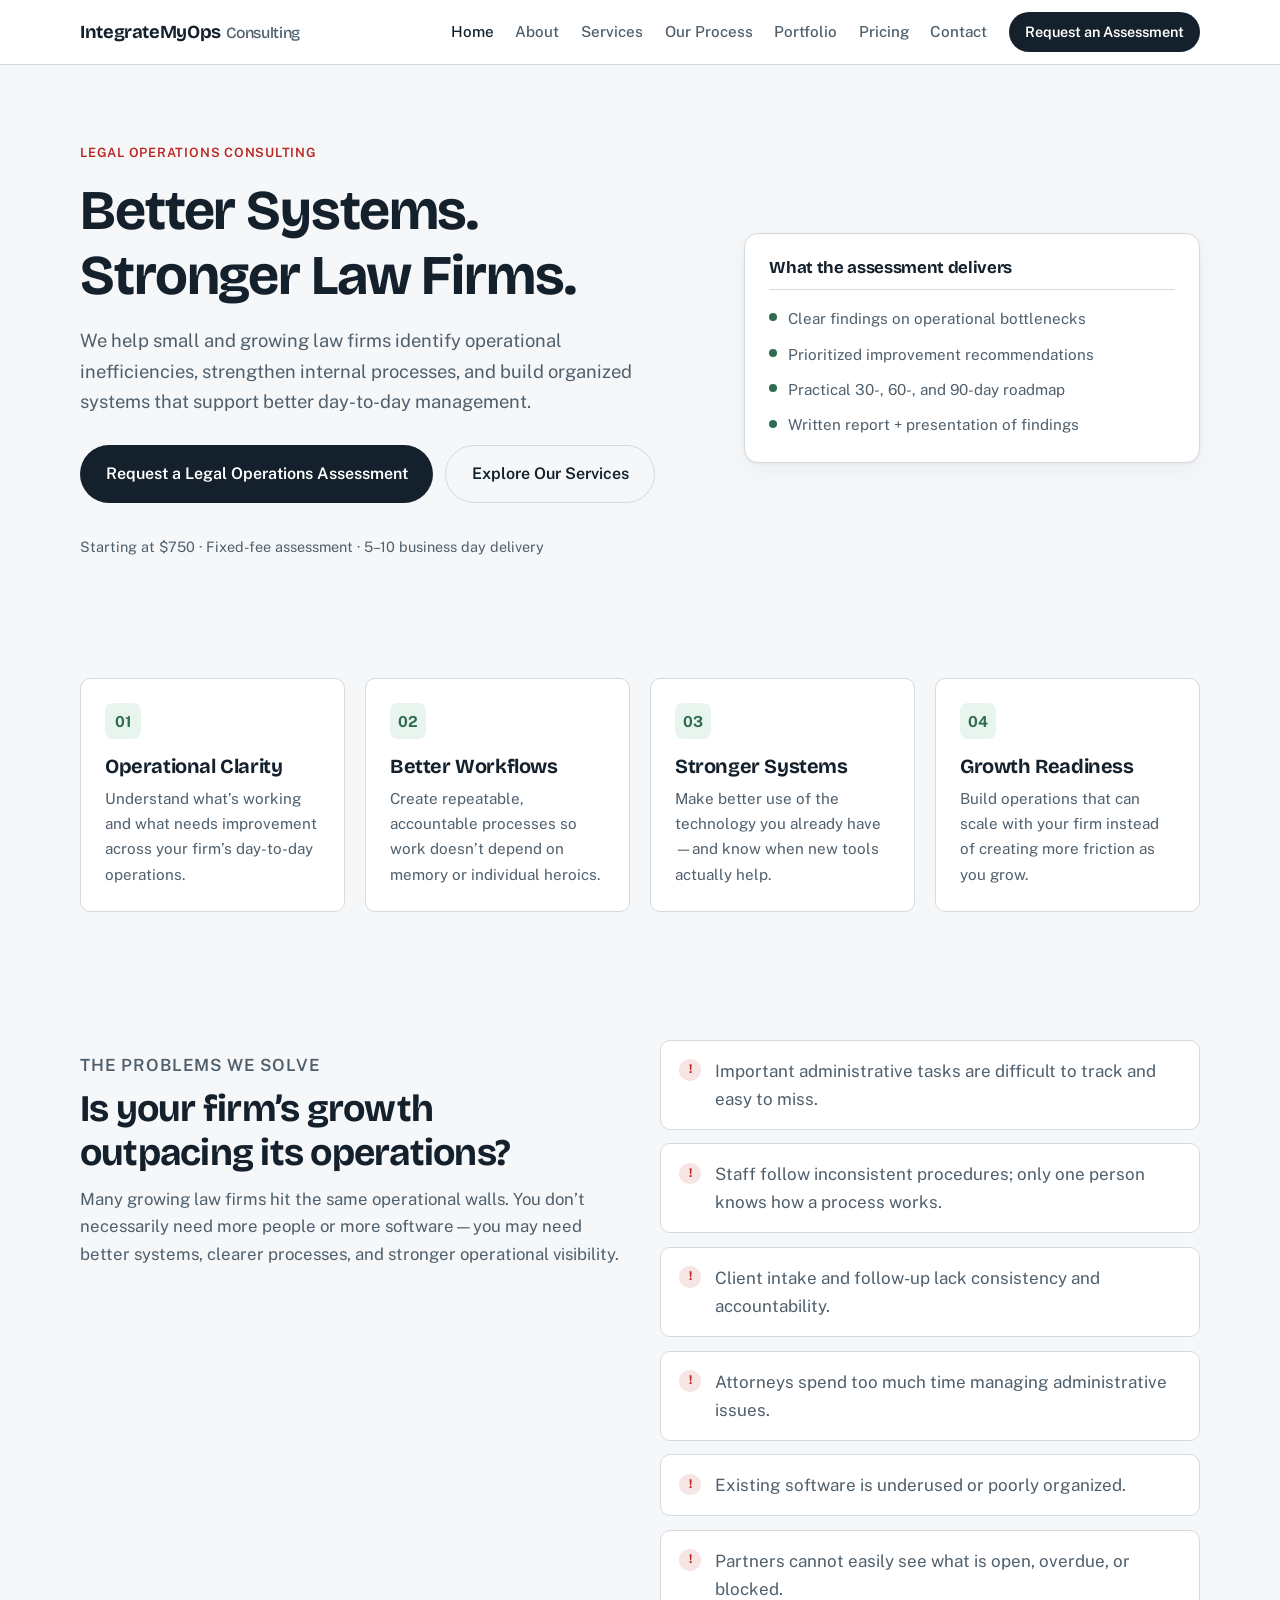
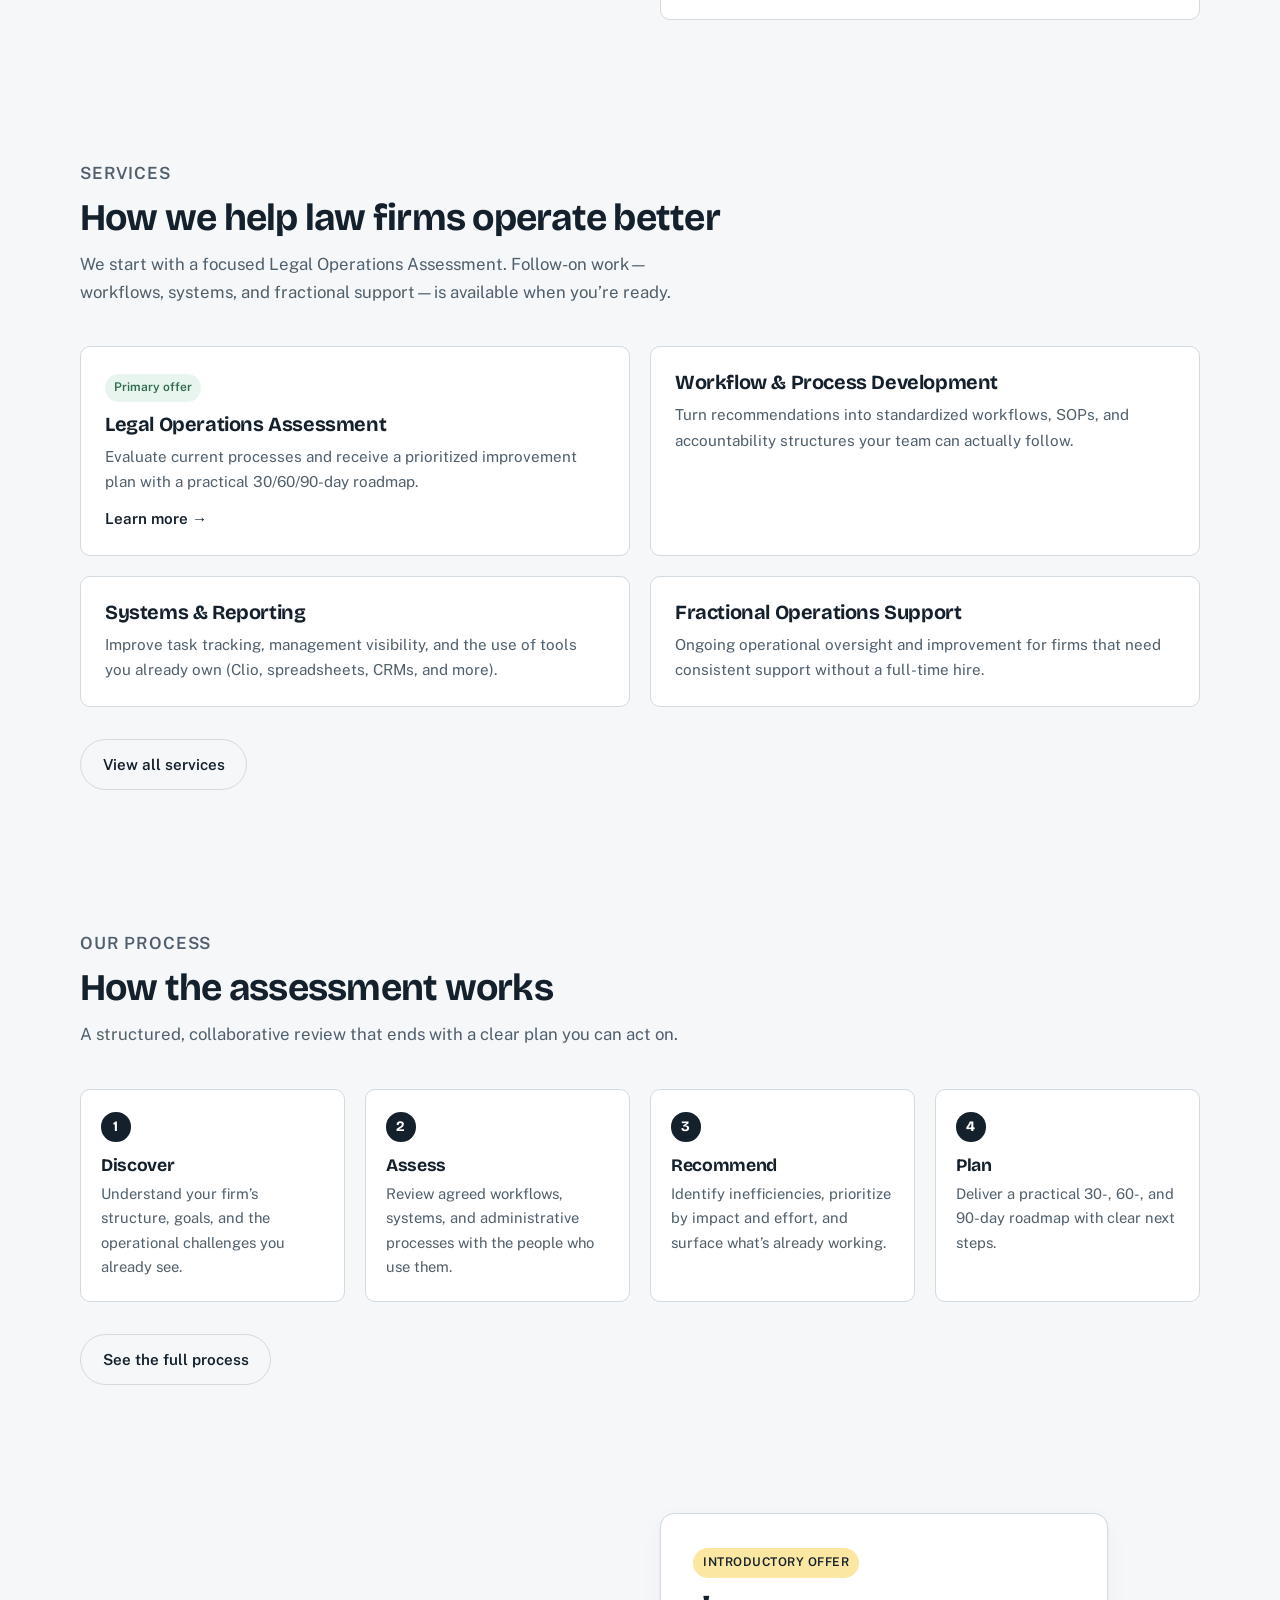
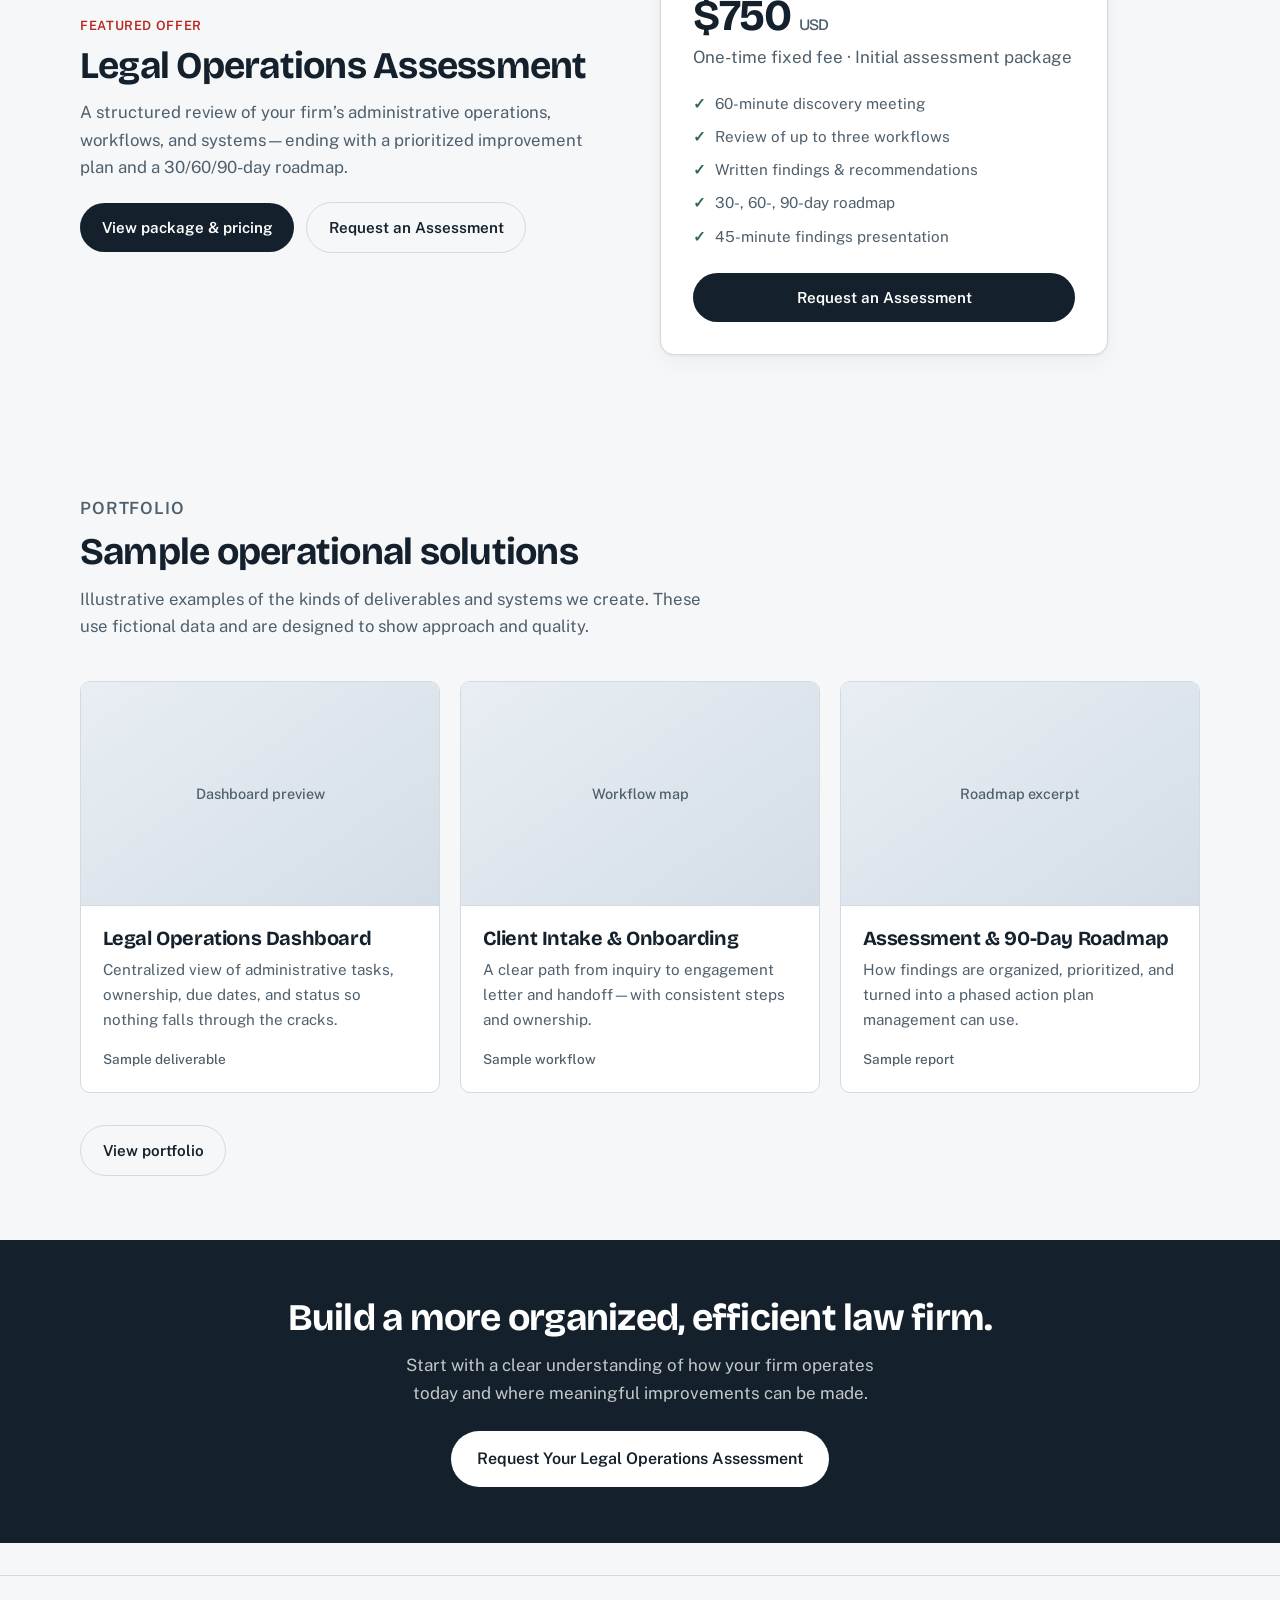
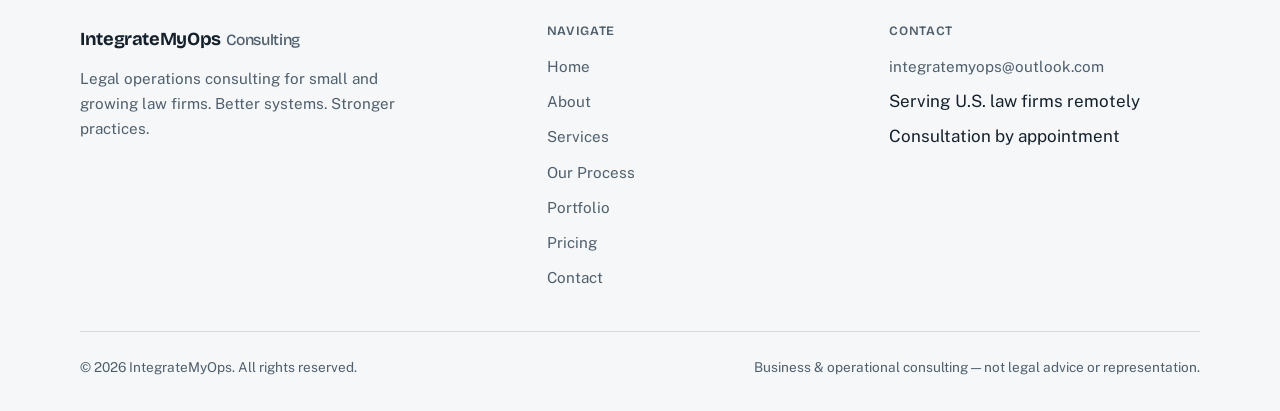
<file: index.html>
<!DOCTYPE html>
<html lang="en">
<head>
  <meta charset="utf-8">
  <meta name="viewport" content="width=device-width, initial-scale=1">
  <title>IntegrateMyOps | Legal Operations Consulting</title>
  <meta name="description" content="IntegrateMyOps helps small and growing law firms streamline operations, improve internal workflows, and build systems that support sustainable growth. Start with a Legal Operations Assessment.">
  <link rel="preconnect" href="https://fonts.googleapis.com">
  <link rel="preconnect" href="https://fonts.gstatic.com" crossorigin>
  <link href="https://fonts.googleapis.com/css2?family=Bricolage+Grotesque:opsz,wght@12..96,500;12..96,700&family=Public+Sans:wght@400;500;600&family=IBM+Plex+Mono:wght@400;500&display=swap" rel="stylesheet">
  <link rel="stylesheet" href="/css/styles.css">
</head>
<body>
  <header class="site-header">
    <div class="wrap">
      <a href="/" class="logo">IntegrateMyOps <span>Consulting</span></a>
      <button class="nav-toggle" aria-label="Open menu" aria-expanded="false">Menu</button>
      <nav class="nav" id="main-nav">
        <a href="/" aria-current="page">Home</a>
        <a href="/about.html">About</a>
        <a href="/services.html">Services</a>
        <a href="/process.html">Our Process</a>
        <a href="/portfolio.html">Portfolio</a>
        <a href="/pricing.html">Pricing</a>
        <a href="/contact.html">Contact</a>
        <a href="/contact.html" class="nav-cta">Request an Assessment</a>
      </nav>
    </div>
  </header>

  <main>
    <!-- Hero -->
    <section class="hero">
      <div class="wrap hero-grid">
        <div>
          <p class="eyebrow">Legal Operations Consulting</p>
          <h1>Better Systems.<br>Stronger Law Firms.</h1>
          <p class="hero-lead">
            We help small and growing law firms identify operational inefficiencies, strengthen internal processes, and build organized systems that support better day-to-day management.
          </p>
          <div class="hero-actions">
            <a href="/contact.html" class="btn btn-primary btn-lg">Request a Legal Operations Assessment</a>
            <a href="/services.html" class="btn btn-secondary btn-lg">Explore Our Services</a>
          </div>
          <p class="hero-note">Starting at $750 · Fixed-fee assessment · 5–10 business day delivery</p>
        </div>
        <aside class="hero-card" aria-label="What you get">
          <h3>What the assessment delivers</h3>
          <ul>
            <li>Clear findings on operational bottlenecks</li>
            <li>Prioritized improvement recommendations</li>
            <li>Practical 30-, 60-, and 90-day roadmap</li>
            <li>Written report + presentation of findings</li>
          </ul>
        </aside>
      </div>
    </section>

    <!-- Value props -->
    <section>
      <div class="wrap">
        <div class="cards cols-4">
          <div class="card">
            <div class="card-icon">01</div>
            <h3>Operational Clarity</h3>
            <p>Understand what’s working and what needs improvement across your firm’s day-to-day operations.</p>
          </div>
          <div class="card">
            <div class="card-icon">02</div>
            <h3>Better Workflows</h3>
            <p>Create repeatable, accountable processes so work doesn’t depend on memory or individual heroics.</p>
          </div>
          <div class="card">
            <div class="card-icon">03</div>
            <h3>Stronger Systems</h3>
            <p>Make better use of the technology you already have—and know when new tools actually help.</p>
          </div>
          <div class="card">
            <div class="card-icon">04</div>
            <h3>Growth Readiness</h3>
            <p>Build operations that can scale with your firm instead of creating more friction as you grow.</p>
          </div>
        </div>
      </div>
    </section>

    <!-- Problems -->
    <section>
      <div class="wrap two-col">
        <div class="section-head" style="margin-bottom:0">
          <p class="section-label">The problems we solve</p>
          <h2>Is your firm’s growth outpacing its operations?</h2>
          <p>Many growing law firms hit the same operational walls. You don’t necessarily need more people or more software—you may need better systems, clearer processes, and stronger operational visibility.</p>
        </div>
        <ul class="problem-list">
          <li><span class="mark">!</span><span>Important administrative tasks are difficult to track and easy to miss.</span></li>
          <li><span class="mark">!</span><span>Staff follow inconsistent procedures; only one person knows how a process works.</span></li>
          <li><span class="mark">!</span><span>Client intake and follow-up lack consistency and accountability.</span></li>
          <li><span class="mark">!</span><span>Attorneys spend too much time managing administrative issues.</span></li>
          <li><span class="mark">!</span><span>Existing software is underused or poorly organized.</span></li>
          <li><span class="mark">!</span><span>Partners cannot easily see what is open, overdue, or blocked.</span></li>
        </ul>
      </div>
    </section>

    <!-- Services at a glance -->
    <section>
      <div class="wrap">
        <div class="section-head">
          <p class="section-label">Services</p>
          <h2>How we help law firms operate better</h2>
          <p>We start with a focused Legal Operations Assessment. Follow-on work—workflows, systems, and fractional support—is available when you’re ready.</p>
        </div>
        <div class="cards cols-2">
          <div class="card">
            <span class="badge">Primary offer</span>
            <h3 style="margin-top:0.65rem">Legal Operations Assessment</h3>
            <p>Evaluate current processes and receive a prioritized improvement plan with a practical 30/60/90-day roadmap.</p>
            <p style="margin-top:0.75rem"><a href="/services.html#assessment" style="font-weight:600;color:var(--ink)">Learn more →</a></p>
          </div>
          <div class="card">
            <h3>Workflow &amp; Process Development</h3>
            <p>Turn recommendations into standardized workflows, SOPs, and accountability structures your team can actually follow.</p>
          </div>
          <div class="card">
            <h3>Systems &amp; Reporting</h3>
            <p>Improve task tracking, management visibility, and the use of tools you already own (Clio, spreadsheets, CRMs, and more).</p>
          </div>
          <div class="card">
            <h3>Fractional Operations Support</h3>
            <p>Ongoing operational oversight and improvement for firms that need consistent support without a full-time hire.</p>
          </div>
        </div>
        <p class="mt-2"><a href="/services.html" class="btn btn-secondary">View all services</a></p>
      </div>
    </section>

    <!-- How it works -->
    <section>
      <div class="wrap">
        <div class="section-head">
          <p class="section-label">Our process</p>
          <h2>How the assessment works</h2>
          <p>A structured, collaborative review that ends with a clear plan you can act on.</p>
        </div>
        <div class="steps">
          <div class="step">
            <h3>Discover</h3>
            <p>Understand your firm’s structure, goals, and the operational challenges you already see.</p>
          </div>
          <div class="step">
            <h3>Assess</h3>
            <p>Review agreed workflows, systems, and administrative processes with the people who use them.</p>
          </div>
          <div class="step">
            <h3>Recommend</h3>
            <p>Identify inefficiencies, prioritize by impact and effort, and surface what’s already working.</p>
          </div>
          <div class="step">
            <h3>Plan</h3>
            <p>Deliver a practical 30-, 60-, and 90-day roadmap with clear next steps.</p>
          </div>
        </div>
        <p class="mt-2"><a href="/process.html" class="btn btn-secondary">See the full process</a></p>
      </div>
    </section>

    <!-- Featured assessment -->
    <section>
      <div class="wrap two-col" style="align-items:center">
        <div>
          <p class="section-label">Featured offer</p>
          <h2>Legal Operations Assessment</h2>
          <p class="muted" style="margin-top:0.75rem;font-size:1.05rem">
            A structured review of your firm’s administrative operations, workflows, and systems—ending with a prioritized improvement plan and a 30/60/90-day roadmap.
          </p>
          <p style="margin-top:1.25rem">
            <a href="/pricing.html" class="btn btn-primary">View package &amp; pricing</a>
            <a href="/contact.html" class="btn btn-secondary" style="margin-left:0.5rem">Request an Assessment</a>
          </p>
        </div>
        <div class="price-block">
          <span class="tag">Introductory offer</span>
          <div class="price-amount">$750 <span>USD</span></div>
          <p class="desc">One-time fixed fee · Initial assessment package</p>
          <ul>
            <li>60-minute discovery meeting</li>
            <li>Review of up to three workflows</li>
            <li>Written findings &amp; recommendations</li>
            <li>30-, 60-, 90-day roadmap</li>
            <li>45-minute findings presentation</li>
          </ul>
          <a href="/contact.html" class="btn btn-primary" style="width:100%">Request an Assessment</a>
        </div>
      </div>
    </section>

    <!-- Portfolio preview -->
    <section>
      <div class="wrap">
        <div class="section-head">
          <p class="section-label">Portfolio</p>
          <h2>Sample operational solutions</h2>
          <p>Illustrative examples of the kinds of deliverables and systems we create. These use fictional data and are designed to show approach and quality.</p>
        </div>
        <div class="cards cols-3">
          <article class="portfolio-card">
            <div class="preview">Dashboard preview</div>
            <div class="body">
              <h3>Legal Operations Dashboard</h3>
              <p>Centralized view of administrative tasks, ownership, due dates, and status so nothing falls through the cracks.</p>
              <p class="meta">Sample deliverable</p>
            </div>
          </article>
          <article class="portfolio-card">
            <div class="preview">Workflow map</div>
            <div class="body">
              <h3>Client Intake &amp; Onboarding</h3>
              <p>A clear path from inquiry to engagement letter and handoff—with consistent steps and ownership.</p>
              <p class="meta">Sample workflow</p>
            </div>
          </article>
          <article class="portfolio-card">
            <div class="preview">Roadmap excerpt</div>
            <div class="body">
              <h3>Assessment &amp; 90-Day Roadmap</h3>
              <p>How findings are organized, prioritized, and turned into a phased action plan management can use.</p>
              <p class="meta">Sample report</p>
            </div>
          </article>
        </div>
        <p class="mt-2"><a href="/portfolio.html" class="btn btn-secondary">View portfolio</a></p>
      </div>
    </section>

    <!-- Final CTA -->
    <section class="cta-band">
      <div class="wrap">
        <h2>Build a more organized, efficient law firm.</h2>
        <p>Start with a clear understanding of how your firm operates today and where meaningful improvements can be made.</p>
        <a href="/contact.html" class="btn btn-primary btn-lg">Request Your Legal Operations Assessment</a>
      </div>
    </section>
  </main>

  <footer class="site-footer">
    <div class="wrap">
      <div class="footer-grid">
        <div class="footer-brand">
          <a href="/" class="logo">IntegrateMyOps <span>Consulting</span></a>
          <p>Legal operations consulting for small and growing law firms. Better systems. Stronger practices.</p>
        </div>
        <div class="footer-col">
          <h4>Navigate</h4>
          <ul>
            <li><a href="/">Home</a></li>
            <li><a href="/about.html">About</a></li>
            <li><a href="/services.html">Services</a></li>
            <li><a href="/process.html">Our Process</a></li>
            <li><a href="/portfolio.html">Portfolio</a></li>
            <li><a href="/pricing.html">Pricing</a></li>
            <li><a href="/contact.html">Contact</a></li>
          </ul>
        </div>
        <div class="footer-col">
          <h4>Contact</h4>
          <ul>
            <li><a href="mailto:integratemyops@outlook.com">integratemyops@outlook.com</a></li>
            <li>Serving U.S. law firms remotely</li>
            <li>Consultation by appointment</li>
          </ul>
        </div>
      </div>
      <div class="footer-bottom">
        <span>© 2026 IntegrateMyOps. All rights reserved.</span>
        <span>Business &amp; operational consulting — not legal advice or representation.</span>
      </div>
    </div>
  </footer>

  <script src="/js/main.js"></script>
</body>
</html>
</file>
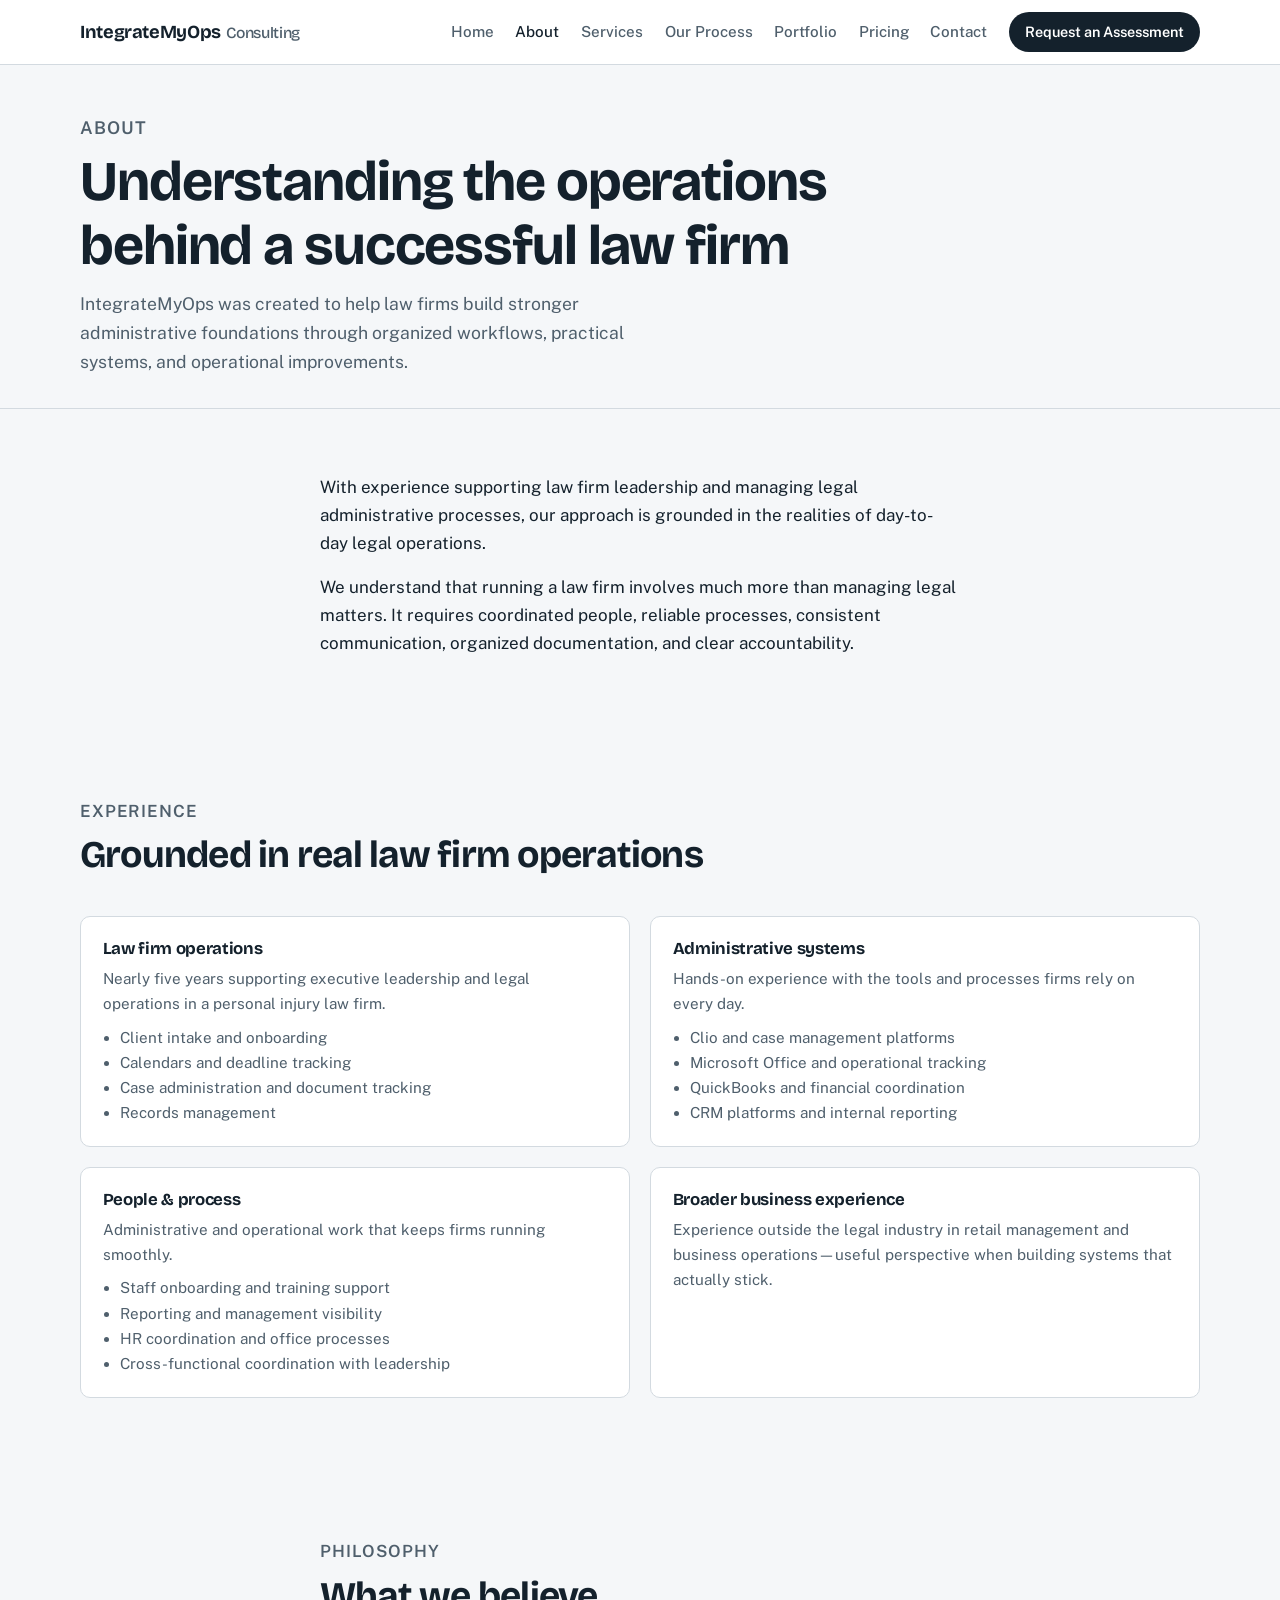
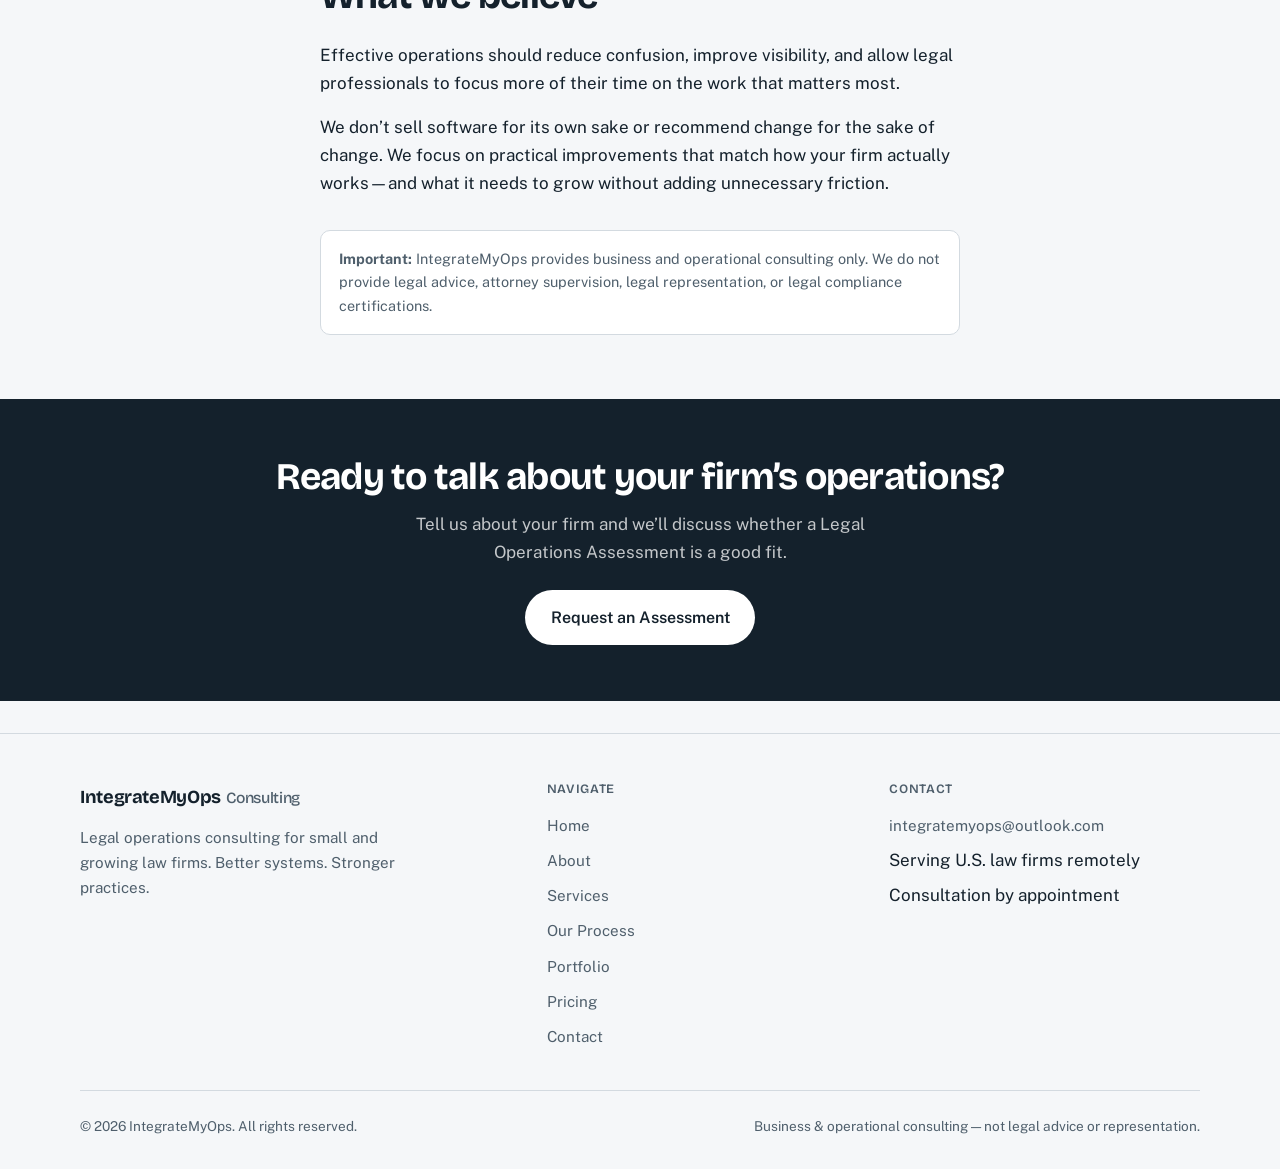
<file: about.html>
<!DOCTYPE html>
<html lang="en">
<head>
  <meta charset="utf-8">
  <meta name="viewport" content="width=device-width, initial-scale=1">
  <title>About | IntegrateMyOps</title>
  <meta name="description" content="IntegrateMyOps was created to help law firms build stronger administrative foundations through organized workflows, practical systems, and operational improvements.">
  <link rel="preconnect" href="https://fonts.googleapis.com">
  <link rel="preconnect" href="https://fonts.gstatic.com" crossorigin>
  <link href="https://fonts.googleapis.com/css2?family=Bricolage+Grotesque:opsz,wght@12..96,500;12..96,700&family=Public+Sans:wght@400;500;600&family=IBM+Plex+Mono:wght@400;500&display=swap" rel="stylesheet">
  <link rel="stylesheet" href="/css/styles.css">
</head>
<body>
  <header class="site-header">
    <div class="wrap">
      <a href="/" class="logo">IntegrateMyOps <span>Consulting</span></a>
      <button class="nav-toggle" aria-label="Open menu" aria-expanded="false">Menu</button>
      <nav class="nav" id="main-nav">
        <a href="/">Home</a>
        <a href="/about.html" aria-current="page">About</a>
        <a href="/services.html">Services</a>
        <a href="/process.html">Our Process</a>
        <a href="/portfolio.html">Portfolio</a>
        <a href="/pricing.html">Pricing</a>
        <a href="/contact.html">Contact</a>
        <a href="/contact.html" class="nav-cta">Request an Assessment</a>
      </nav>
    </div>
  </header>

  <main>
    <div class="page-header">
      <div class="wrap">
        <p class="section-label">About</p>
        <h1>Understanding the operations behind a successful law firm</h1>
        <p>IntegrateMyOps was created to help law firms build stronger administrative foundations through organized workflows, practical systems, and operational improvements.</p>
      </div>
    </div>

    <section>
      <div class="wrap prose">
        <p>With experience supporting law firm leadership and managing legal administrative processes, our approach is grounded in the realities of day-to-day legal operations.</p>
        <p>We understand that running a law firm involves much more than managing legal matters. It requires coordinated people, reliable processes, consistent communication, organized documentation, and clear accountability.</p>
      </div>
    </section>

    <section>
      <div class="wrap">
        <div class="section-head">
          <p class="section-label">Experience</p>
          <h2>Grounded in real law firm operations</h2>
        </div>
        <div class="exp-grid">
          <div class="exp-item">
            <h3>Law firm operations</h3>
            <p>Nearly five years supporting executive leadership and legal operations in a personal injury law firm.</p>
            <ul>
              <li>Client intake and onboarding</li>
              <li>Calendars and deadline tracking</li>
              <li>Case administration and document tracking</li>
              <li>Records management</li>
            </ul>
          </div>
          <div class="exp-item">
            <h3>Administrative systems</h3>
            <p>Hands-on experience with the tools and processes firms rely on every day.</p>
            <ul>
              <li>Clio and case management platforms</li>
              <li>Microsoft Office and operational tracking</li>
              <li>QuickBooks and financial coordination</li>
              <li>CRM platforms and internal reporting</li>
            </ul>
          </div>
          <div class="exp-item">
            <h3>People &amp; process</h3>
            <p>Administrative and operational work that keeps firms running smoothly.</p>
            <ul>
              <li>Staff onboarding and training support</li>
              <li>Reporting and management visibility</li>
              <li>HR coordination and office processes</li>
              <li>Cross-functional coordination with leadership</li>
            </ul>
          </div>
          <div class="exp-item">
            <h3>Broader business experience</h3>
            <p>Experience outside the legal industry in retail management and business operations—useful perspective when building systems that actually stick.</p>
          </div>
        </div>
      </div>
    </section>

    <section>
      <div class="wrap prose">
        <div class="section-head" style="margin-bottom:1.5rem">
          <p class="section-label">Philosophy</p>
          <h2>What we believe</h2>
        </div>
        <p>Effective operations should reduce confusion, improve visibility, and allow legal professionals to focus more of their time on the work that matters most.</p>
        <p>We don’t sell software for its own sake or recommend change for the sake of change. We focus on practical improvements that match how your firm actually works—and what it needs to grow without adding unnecessary friction.</p>
        <div class="disclaimer">
          <strong>Important:</strong> IntegrateMyOps provides business and operational consulting only. We do not provide legal advice, attorney supervision, legal representation, or legal compliance certifications.
        </div>
      </div>
    </section>

    <section class="cta-band">
      <div class="wrap">
        <h2>Ready to talk about your firm’s operations?</h2>
        <p>Tell us about your firm and we’ll discuss whether a Legal Operations Assessment is a good fit.</p>
        <a href="/contact.html" class="btn btn-primary btn-lg">Request an Assessment</a>
      </div>
    </section>
  </main>

  <footer class="site-footer">
    <div class="wrap">
      <div class="footer-grid">
        <div class="footer-brand">
          <a href="/" class="logo">IntegrateMyOps <span>Consulting</span></a>
          <p>Legal operations consulting for small and growing law firms. Better systems. Stronger practices.</p>
        </div>
        <div class="footer-col">
          <h4>Navigate</h4>
          <ul>
            <li><a href="/">Home</a></li>
            <li><a href="/about.html">About</a></li>
            <li><a href="/services.html">Services</a></li>
            <li><a href="/process.html">Our Process</a></li>
            <li><a href="/portfolio.html">Portfolio</a></li>
            <li><a href="/pricing.html">Pricing</a></li>
            <li><a href="/contact.html">Contact</a></li>
          </ul>
        </div>
        <div class="footer-col">
          <h4>Contact</h4>
          <ul>
            <li><a href="mailto:integratemyops@outlook.com">integratemyops@outlook.com</a></li>
            <li>Serving U.S. law firms remotely</li>
            <li>Consultation by appointment</li>
          </ul>
        </div>
      </div>
      <div class="footer-bottom">
        <span>© 2026 IntegrateMyOps. All rights reserved.</span>
        <span>Business &amp; operational consulting — not legal advice or representation.</span>
      </div>
    </div>
  </footer>
  <script src="/js/main.js"></script>
</body>
</html>
</file>
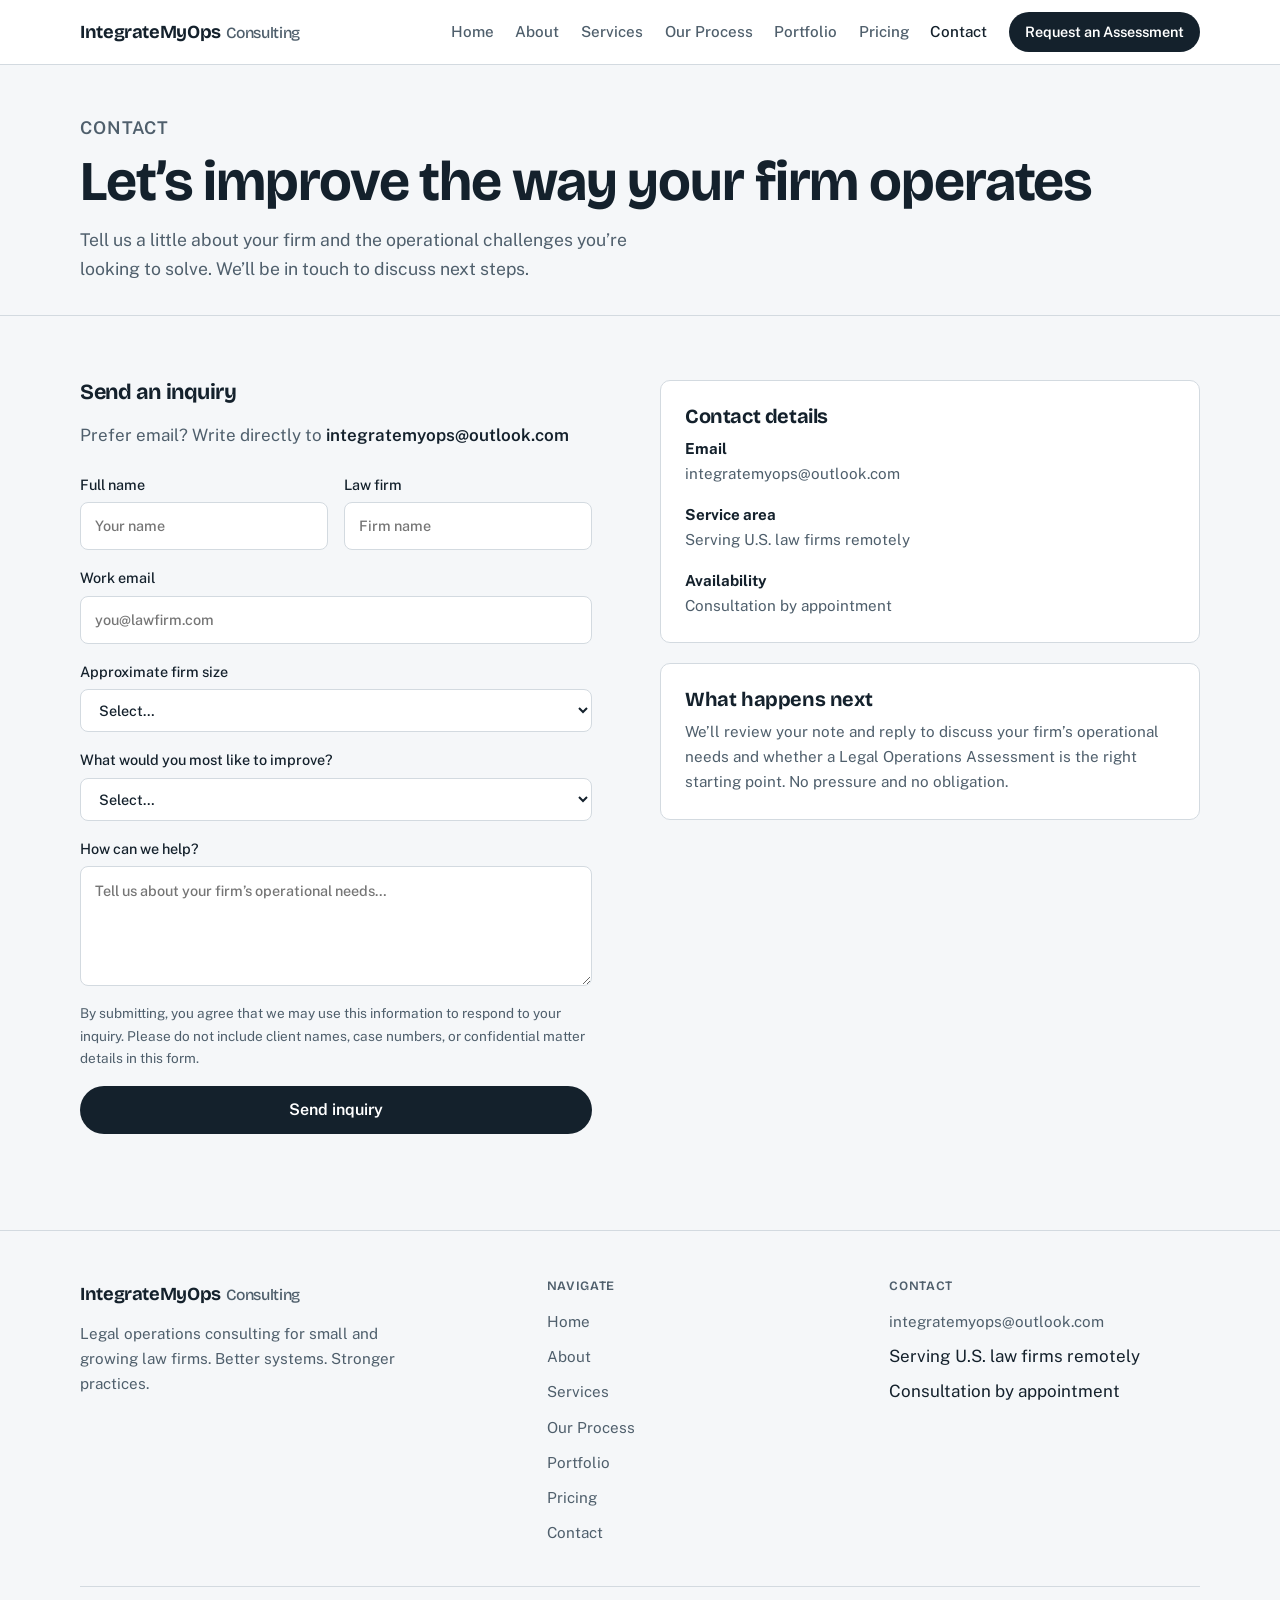
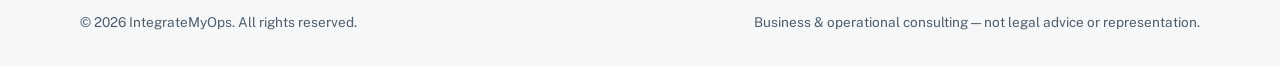
<file: contact.html>
<!DOCTYPE html>
<html lang="en">
<head>
  <meta charset="utf-8">
  <meta name="viewport" content="width=device-width, initial-scale=1">
  <title>Contact | IntegrateMyOps</title>
  <meta name="description" content="Request a Legal Operations Assessment or ask about operational consulting for your law firm. integratemyops@outlook.com">
  <link rel="preconnect" href="https://fonts.googleapis.com">
  <link rel="preconnect" href="https://fonts.gstatic.com" crossorigin>
  <link href="https://fonts.googleapis.com/css2?family=Bricolage+Grotesque:opsz,wght@12..96,500;12..96,700&family=Public+Sans:wght@400;500;600&family=IBM+Plex+Mono:wght@400;500&display=swap" rel="stylesheet">
  <link rel="stylesheet" href="/css/styles.css">
</head>
<body>
  <header class="site-header">
    <div class="wrap">
      <a href="/" class="logo">IntegrateMyOps <span>Consulting</span></a>
      <button class="nav-toggle" aria-label="Open menu" aria-expanded="false">Menu</button>
      <nav class="nav" id="main-nav">
        <a href="/">Home</a>
        <a href="/about.html">About</a>
        <a href="/services.html">Services</a>
        <a href="/process.html">Our Process</a>
        <a href="/portfolio.html">Portfolio</a>
        <a href="/pricing.html">Pricing</a>
        <a href="/contact.html" aria-current="page">Contact</a>
        <a href="/contact.html" class="nav-cta">Request an Assessment</a>
      </nav>
    </div>
  </header>
  <main>
    <div class="page-header">
      <div class="wrap">
        <p class="section-label">Contact</p>
        <h1>Let’s improve the way your firm operates</h1>
        <p>Tell us a little about your firm and the operational challenges you’re looking to solve. We’ll be in touch to discuss next steps.</p>
      </div>
    </div>
    <section>
      <div class="wrap two-col">
        <div>
          <h2 style="font-size:1.35rem;margin-bottom:1rem">Send an inquiry</h2>
          <p class="muted" style="margin-bottom:1.5rem">Prefer email? Write directly to <a href="mailto:integratemyops@outlook.com?subject=Legal%20Operations%20Assessment" style="font-weight:600;color:var(--ink)">integratemyops@outlook.com</a></p>
          <form class="form" id="inquiry-form" action="mailto:integratemyops@outlook.com?subject=Legal%20Operations%20Assessment%20Inquiry" method="post" enctype="text/plain">
            <div class="form-row two">
              <label>Full name<input type="text" name="name" required placeholder="Your name" autocomplete="name"></label>
              <label>Law firm<input type="text" name="firm" required placeholder="Firm name" autocomplete="organization"></label>
            </div>
            <label>Work email<input type="email" name="email" required placeholder="you@lawfirm.com" autocomplete="email"></label>
            <label>Approximate firm size
              <select name="size">
                <option value="">Select…</option>
                <option>1–3 attorneys</option>
                <option>4–10 attorneys</option>
                <option>11–25 attorneys</option>
                <option>25+ attorneys</option>
              </select>
            </label>
            <label>What would you most like to improve?
              <select name="focus">
                <option value="">Select…</option>
                <option>Client intake and onboarding</option>
                <option>Case administration and tracking</option>
                <option>Staff responsibilities and accountability</option>
                <option>Internal workflows and procedures</option>
                <option>Software and technology use</option>
                <option>Reporting and management visibility</option>
                <option>Overall operational assessment</option>
                <option>Other</option>
              </select>
            </label>
            <label>How can we help?<textarea name="message" required placeholder="Tell us about your firm’s operational needs…"></textarea></label>
            <p class="form-note">By submitting, you agree that we may use this information to respond to your inquiry. Please do not include client names, case numbers, or confidential matter details in this form.</p>
            <button type="submit" class="btn btn-primary btn-lg">Send inquiry</button>
          </form>
        </div>
        <div>
          <div class="card" style="margin-bottom:1.25rem">
            <h3>Contact details</h3>
            <p style="color:var(--muted);margin-top:0.5rem"><strong style="color:var(--ink)">Email</strong><br><a href="mailto:integratemyops@outlook.com">integratemyops@outlook.com</a></p>
            <p style="color:var(--muted);margin-top:1rem"><strong style="color:var(--ink)">Service area</strong><br>Serving U.S. law firms remotely</p>
            <p style="color:var(--muted);margin-top:1rem"><strong style="color:var(--ink)">Availability</strong><br>Consultation by appointment</p>
          </div>
          <div class="card">
            <h3>What happens next</h3>
            <p style="color:var(--muted);margin-top:0.5rem;font-size:0.95rem">We’ll review your note and reply to discuss your firm’s operational needs and whether a Legal Operations Assessment is the right starting point. No pressure and no obligation.</p>
          </div>
        </div>
      </div>
    </section>
  </main>
  <footer class="site-footer">
    <div class="wrap">
      <div class="footer-grid">
        <div class="footer-brand">
          <a href="/" class="logo">IntegrateMyOps <span>Consulting</span></a>
          <p>Legal operations consulting for small and growing law firms. Better systems. Stronger practices.</p>
        </div>
        <div class="footer-col">
          <h4>Navigate</h4>
          <ul>
            <li><a href="/">Home</a></li>
            <li><a href="/about.html">About</a></li>
            <li><a href="/services.html">Services</a></li>
            <li><a href="/process.html">Our Process</a></li>
            <li><a href="/portfolio.html">Portfolio</a></li>
            <li><a href="/pricing.html">Pricing</a></li>
            <li><a href="/contact.html">Contact</a></li>
          </ul>
        </div>
        <div class="footer-col">
          <h4>Contact</h4>
          <ul>
            <li><a href="mailto:integratemyops@outlook.com">integratemyops@outlook.com</a></li>
            <li>Serving U.S. law firms remotely</li>
            <li>Consultation by appointment</li>
          </ul>
        </div>
      </div>
      <div class="footer-bottom">
        <span>© 2026 IntegrateMyOps. All rights reserved.</span>
        <span>Business &amp; operational consulting — not legal advice or representation.</span>
      </div>
    </div>
  </footer>
  <script src="/js/main.js"></script>
</body>
</html>
</file>
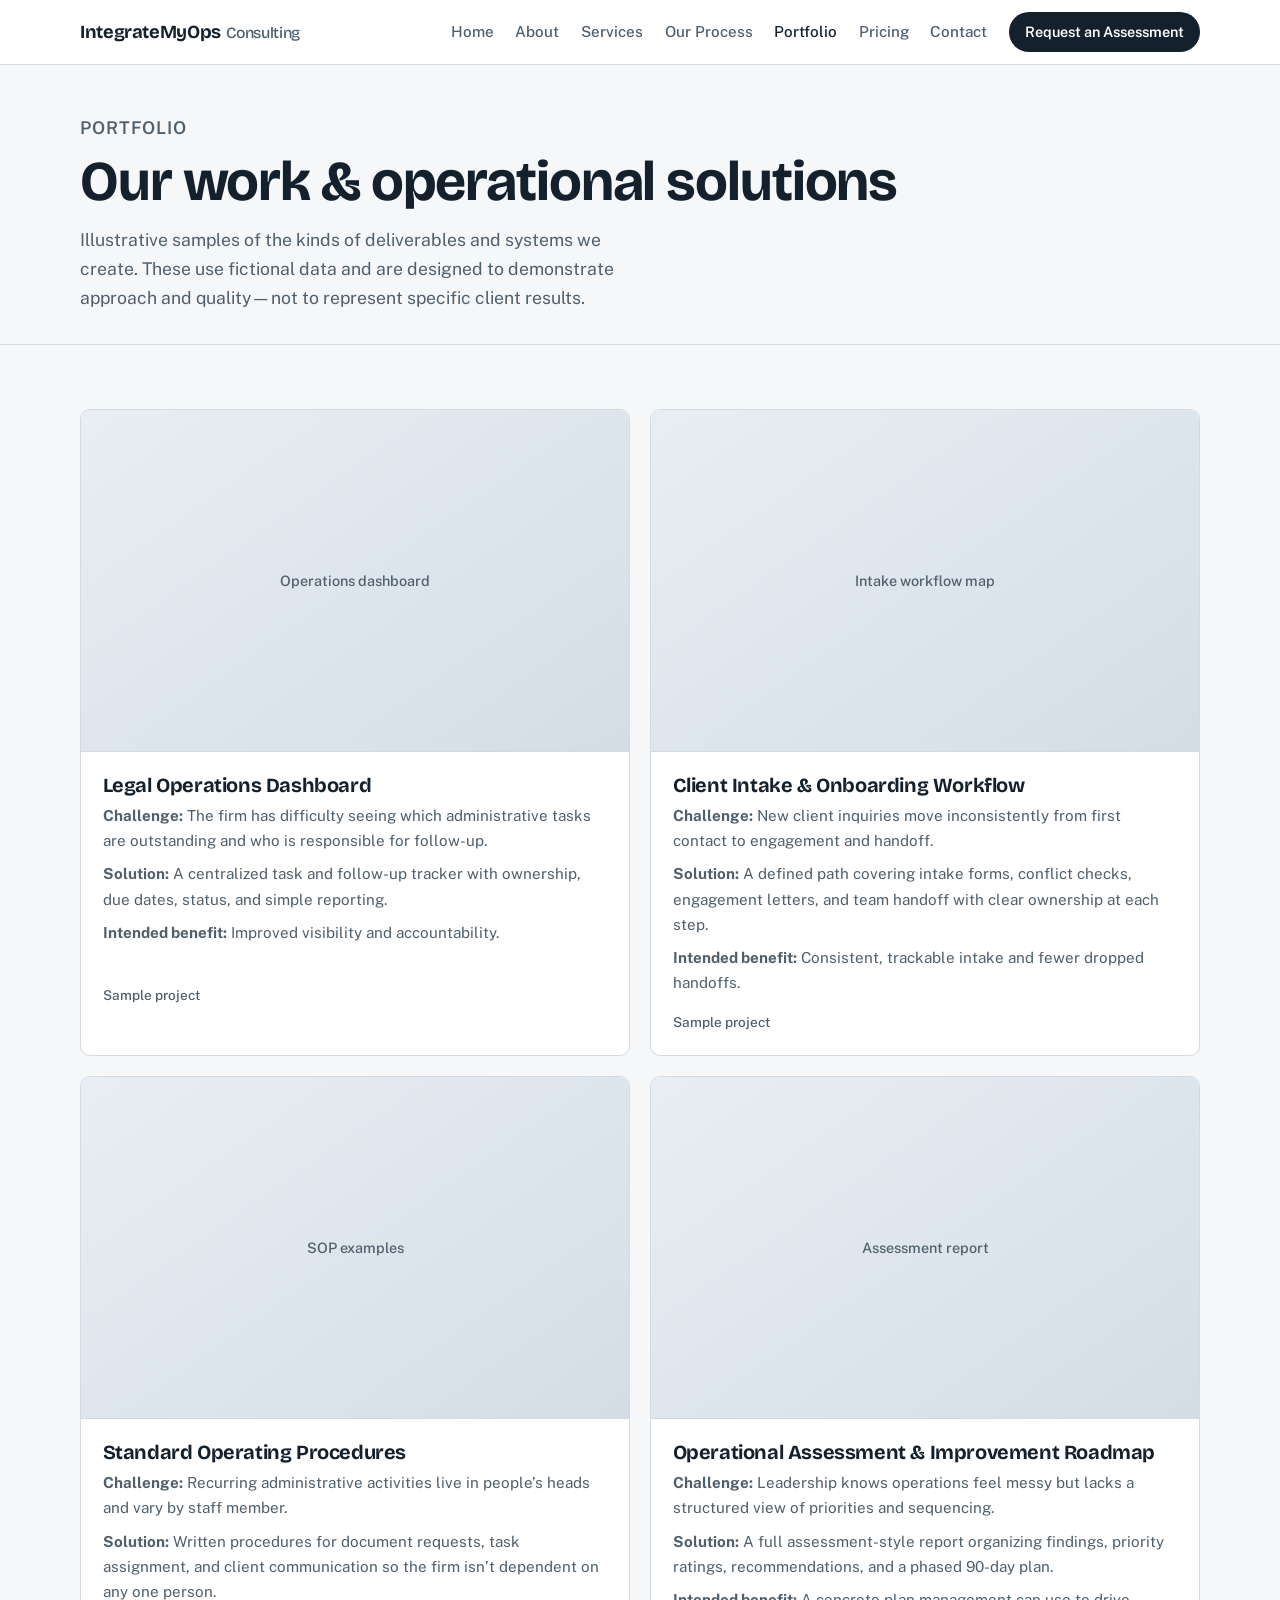
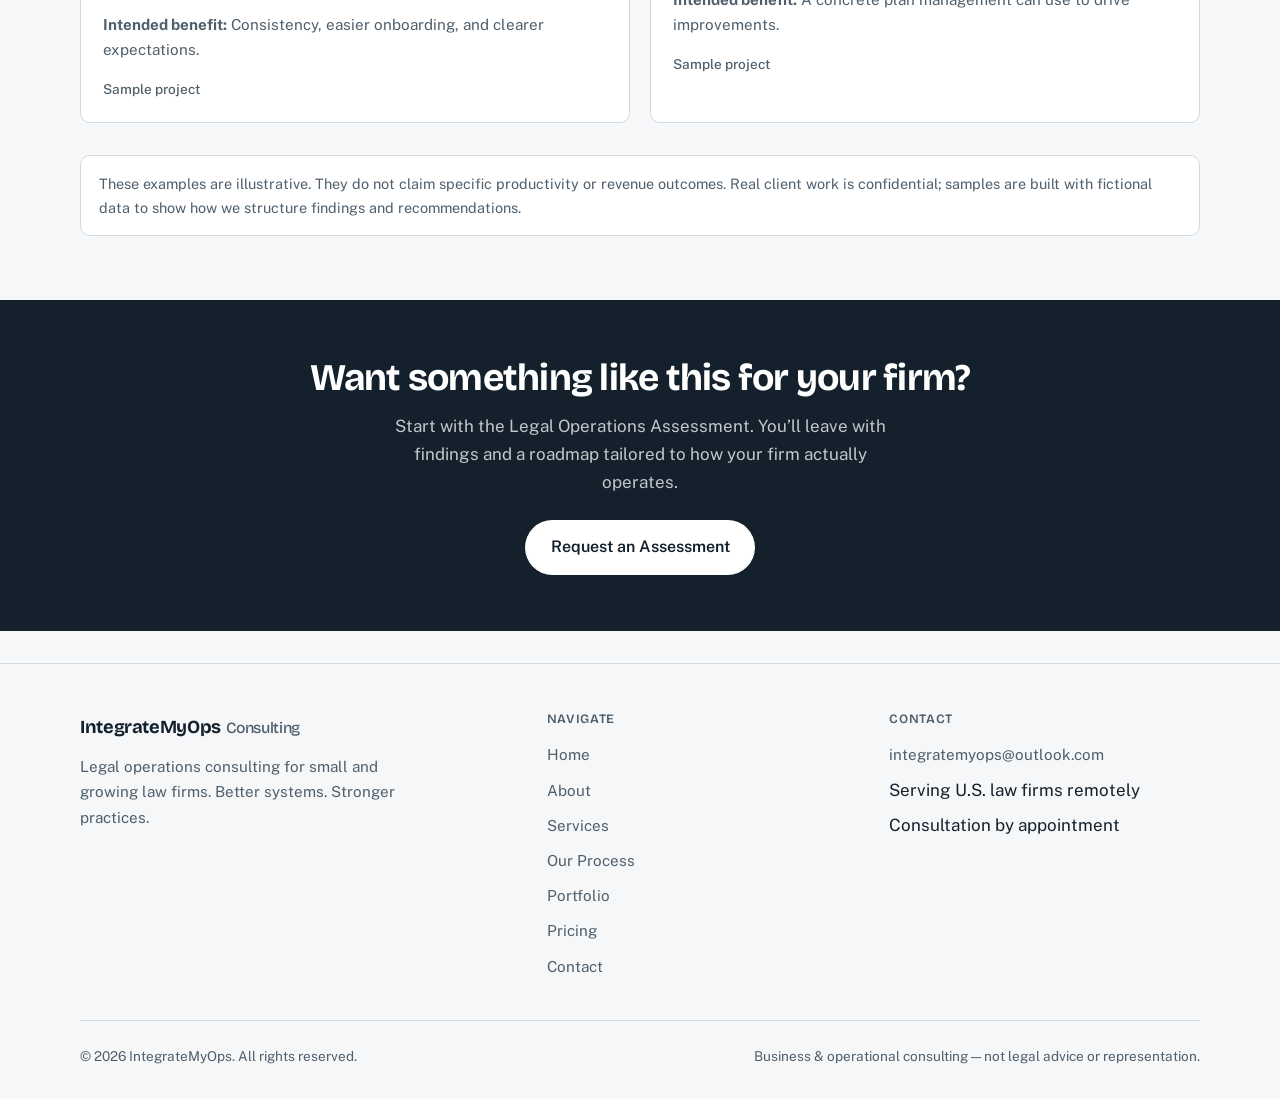
<file: portfolio.html>
<!DOCTYPE html>
<html lang="en">
<head>
  <meta charset="utf-8">
  <meta name="viewport" content="width=device-width, initial-scale=1">
  <title>Portfolio | IntegrateMyOps</title>
  <meta name="description" content="Sample operational solutions: dashboards, intake workflows, SOPs, and assessment roadmaps for law firms.">
  <link rel="preconnect" href="https://fonts.googleapis.com">
  <link rel="preconnect" href="https://fonts.gstatic.com" crossorigin>
  <link href="https://fonts.googleapis.com/css2?family=Bricolage+Grotesque:opsz,wght@12..96,500;12..96,700&family=Public+Sans:wght@400;500;600&family=IBM+Plex+Mono:wght@400;500&display=swap" rel="stylesheet">
  <link rel="stylesheet" href="/css/styles.css">
</head>
<body>
  <header class="site-header">
    <div class="wrap">
      <a href="/" class="logo">IntegrateMyOps <span>Consulting</span></a>
      <button class="nav-toggle" aria-label="Open menu" aria-expanded="false">Menu</button>
      <nav class="nav" id="main-nav">
        <a href="/">Home</a>
        <a href="/about.html">About</a>
        <a href="/services.html">Services</a>
        <a href="/process.html">Our Process</a>
        <a href="/portfolio.html" aria-current="page">Portfolio</a>
        <a href="/pricing.html">Pricing</a>
        <a href="/contact.html">Contact</a>
        <a href="/contact.html" class="nav-cta">Request an Assessment</a>
      </nav>
    </div>
  </header>
  <main>
    <div class="page-header">
      <div class="wrap">
        <p class="section-label">Portfolio</p>
        <h1>Our work &amp; operational solutions</h1>
        <p>Illustrative samples of the kinds of deliverables and systems we create. These use fictional data and are designed to demonstrate approach and quality—not to represent specific client results.</p>
      </div>
    </div>
    <section>
      <div class="wrap">
        <div class="cards cols-2">
          <article class="portfolio-card">
            <div class="preview">Operations dashboard</div>
            <div class="body">
              <h3>Legal Operations Dashboard</h3>
              <p><strong>Challenge:</strong> The firm has difficulty seeing which administrative tasks are outstanding and who is responsible for follow-up.</p>
              <p style="margin-top:0.5rem"><strong>Solution:</strong> A centralized task and follow-up tracker with ownership, due dates, status, and simple reporting.</p>
              <p style="margin-top:0.5rem"><strong>Intended benefit:</strong> Improved visibility and accountability.</p>
              <p class="meta">Sample project</p>
            </div>
          </article>
          <article class="portfolio-card">
            <div class="preview">Intake workflow map</div>
            <div class="body">
              <h3>Client Intake &amp; Onboarding Workflow</h3>
              <p><strong>Challenge:</strong> New client inquiries move inconsistently from first contact to engagement and handoff.</p>
              <p style="margin-top:0.5rem"><strong>Solution:</strong> A defined path covering intake forms, conflict checks, engagement letters, and team handoff with clear ownership at each step.</p>
              <p style="margin-top:0.5rem"><strong>Intended benefit:</strong> Consistent, trackable intake and fewer dropped handoffs.</p>
              <p class="meta">Sample project</p>
            </div>
          </article>
          <article class="portfolio-card">
            <div class="preview">SOP examples</div>
            <div class="body">
              <h3>Standard Operating Procedures</h3>
              <p><strong>Challenge:</strong> Recurring administrative activities live in people’s heads and vary by staff member.</p>
              <p style="margin-top:0.5rem"><strong>Solution:</strong> Written procedures for document requests, task assignment, and client communication so the firm isn’t dependent on any one person.</p>
              <p style="margin-top:0.5rem"><strong>Intended benefit:</strong> Consistency, easier onboarding, and clearer expectations.</p>
              <p class="meta">Sample project</p>
            </div>
          </article>
          <article class="portfolio-card">
            <div class="preview">Assessment report</div>
            <div class="body">
              <h3>Operational Assessment &amp; Improvement Roadmap</h3>
              <p><strong>Challenge:</strong> Leadership knows operations feel messy but lacks a structured view of priorities and sequencing.</p>
              <p style="margin-top:0.5rem"><strong>Solution:</strong> A full assessment-style report organizing findings, priority ratings, recommendations, and a phased 90-day plan.</p>
              <p style="margin-top:0.5rem"><strong>Intended benefit:</strong> A concrete plan management can use to drive improvements.</p>
              <p class="meta">Sample project</p>
            </div>
          </article>
        </div>
        <div class="disclaimer">These examples are illustrative. They do not claim specific productivity or revenue outcomes. Real client work is confidential; samples are built with fictional data to show how we structure findings and recommendations.</div>
      </div>
    </section>
    <section class="cta-band">
      <div class="wrap">
        <h2>Want something like this for your firm?</h2>
        <p>Start with the Legal Operations Assessment. You’ll leave with findings and a roadmap tailored to how your firm actually operates.</p>
        <a href="/contact.html" class="btn btn-primary btn-lg">Request an Assessment</a>
      </div>
    </section>
  </main>
  <footer class="site-footer">
    <div class="wrap">
      <div class="footer-grid">
        <div class="footer-brand">
          <a href="/" class="logo">IntegrateMyOps <span>Consulting</span></a>
          <p>Legal operations consulting for small and growing law firms. Better systems. Stronger practices.</p>
        </div>
        <div class="footer-col">
          <h4>Navigate</h4>
          <ul>
            <li><a href="/">Home</a></li>
            <li><a href="/about.html">About</a></li>
            <li><a href="/services.html">Services</a></li>
            <li><a href="/process.html">Our Process</a></li>
            <li><a href="/portfolio.html">Portfolio</a></li>
            <li><a href="/pricing.html">Pricing</a></li>
            <li><a href="/contact.html">Contact</a></li>
          </ul>
        </div>
        <div class="footer-col">
          <h4>Contact</h4>
          <ul>
            <li><a href="mailto:integratemyops@outlook.com">integratemyops@outlook.com</a></li>
            <li>Serving U.S. law firms remotely</li>
            <li>Consultation by appointment</li>
          </ul>
        </div>
      </div>
      <div class="footer-bottom">
        <span>© 2026 IntegrateMyOps. All rights reserved.</span>
        <span>Business &amp; operational consulting — not legal advice or representation.</span>
      </div>
    </div>
  </footer>
  <script src="/js/main.js"></script>
</body>
</html>
</file>
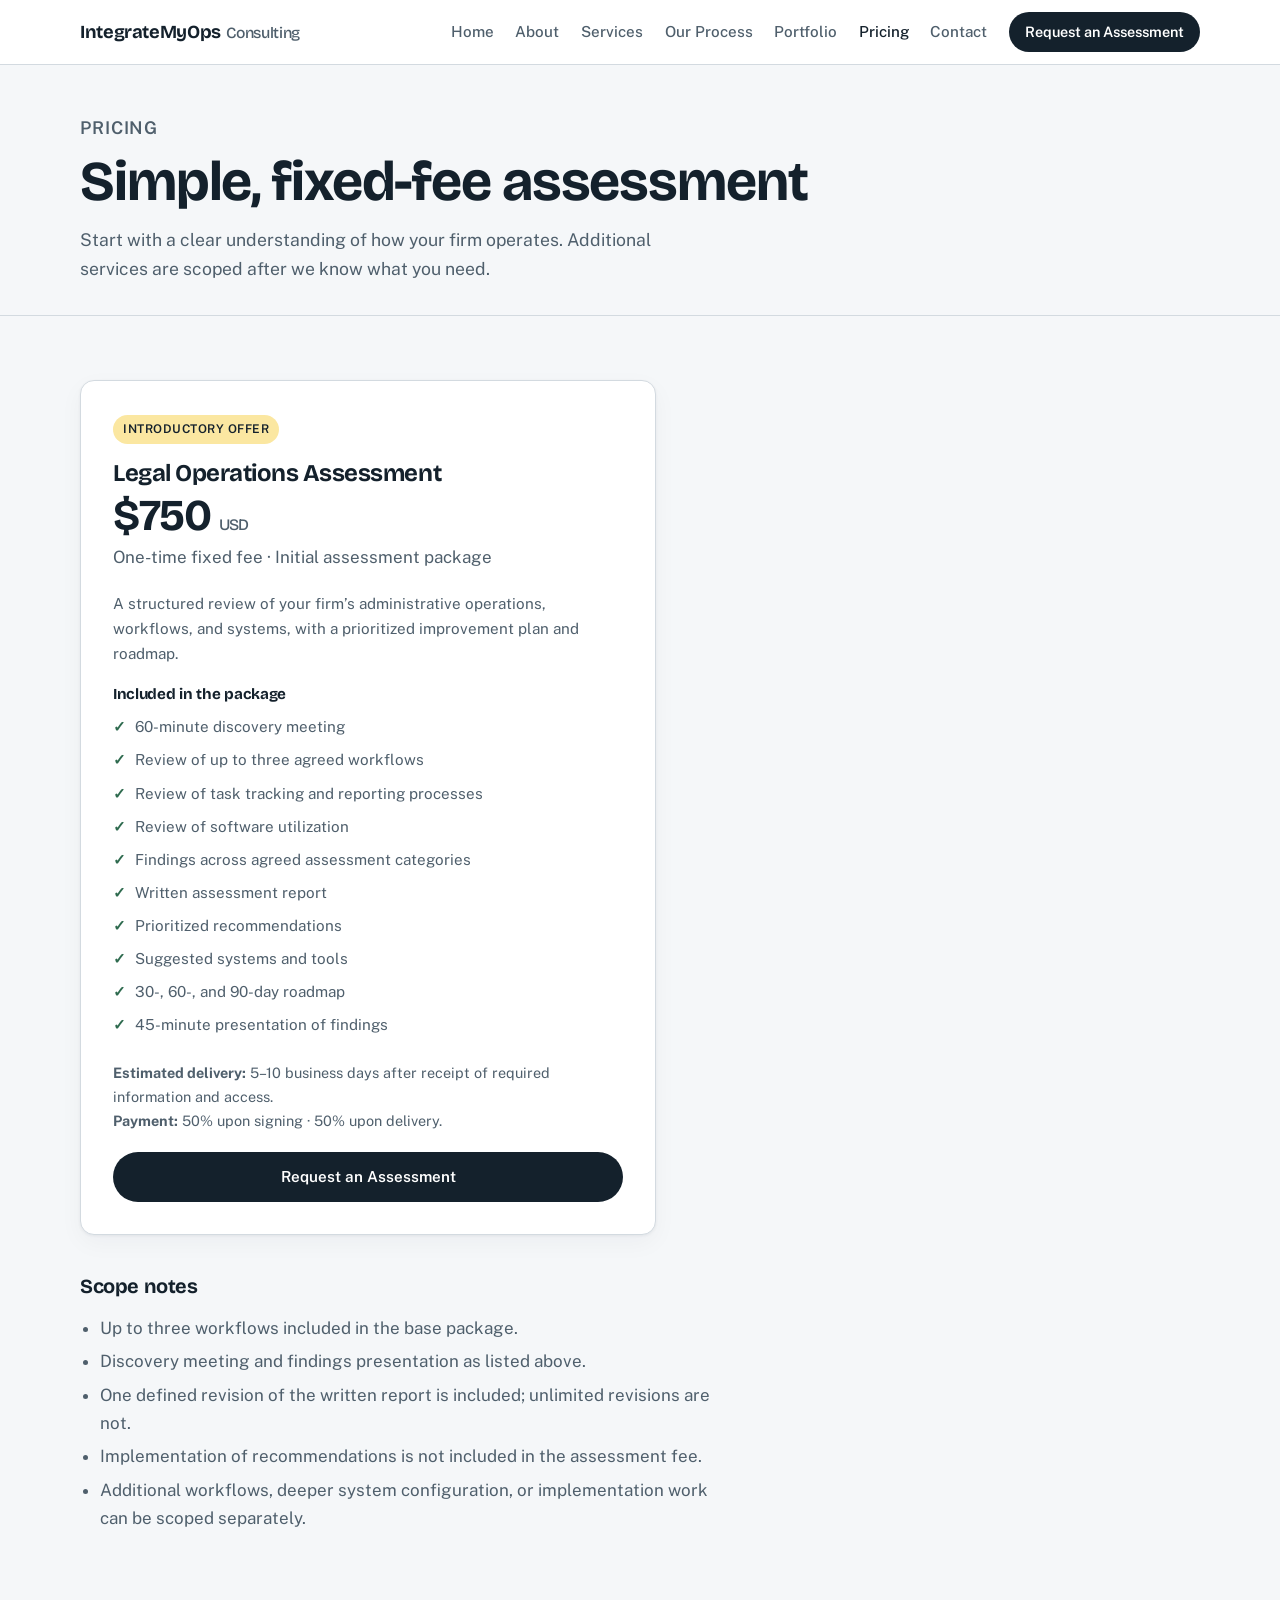
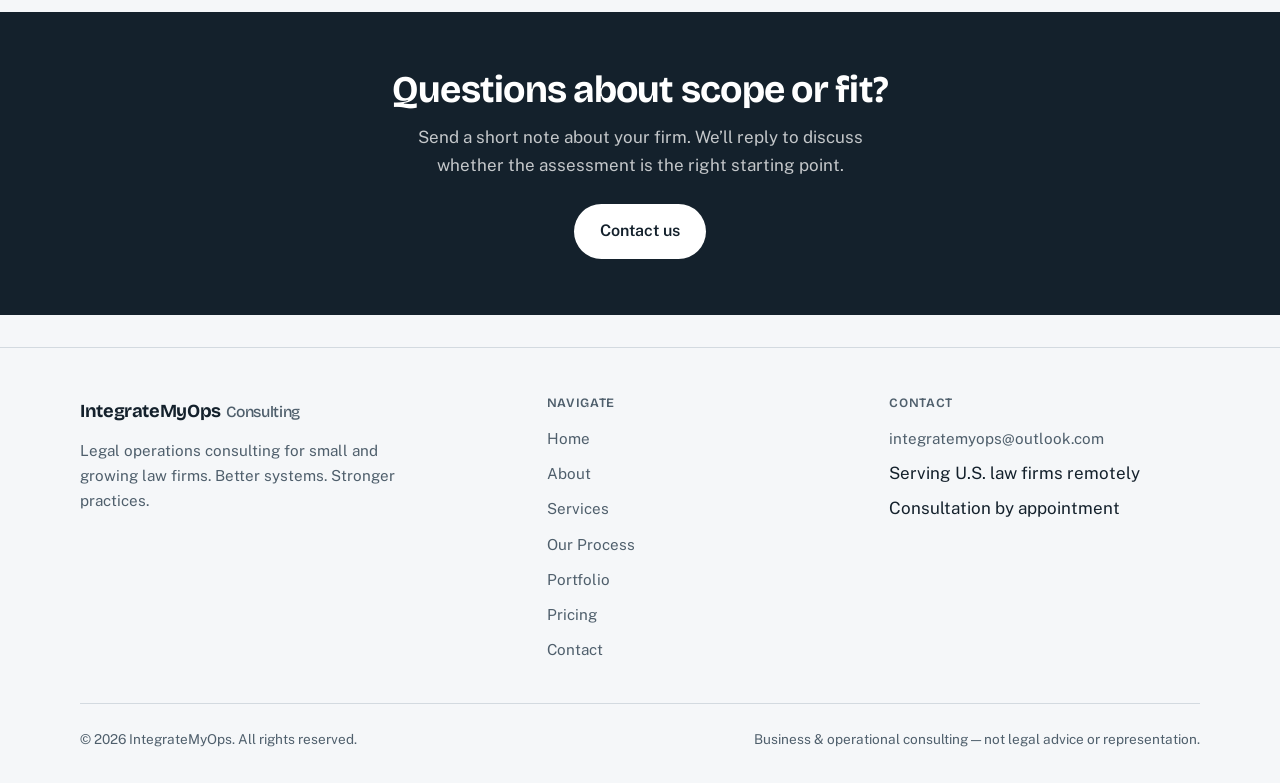
<file: pricing.html>
<!DOCTYPE html>
<html lang="en">
<head>
  <meta charset="utf-8">
  <meta name="viewport" content="width=device-width, initial-scale=1">
  <title>Pricing | IntegrateMyOps</title>
  <meta name="description" content="Legal Operations Assessment — $750 fixed fee. Structured review of your firm’s operations with written findings and a 30/60/90-day roadmap.">
  <link rel="preconnect" href="https://fonts.googleapis.com">
  <link rel="preconnect" href="https://fonts.gstatic.com" crossorigin>
  <link href="https://fonts.googleapis.com/css2?family=Bricolage+Grotesque:opsz,wght@12..96,500;12..96,700&family=Public+Sans:wght@400;500;600&family=IBM+Plex+Mono:wght@400;500&display=swap" rel="stylesheet">
  <link rel="stylesheet" href="/css/styles.css">
</head>
<body>
  <header class="site-header">
    <div class="wrap">
      <a href="/" class="logo">IntegrateMyOps <span>Consulting</span></a>
      <button class="nav-toggle" aria-label="Open menu" aria-expanded="false">Menu</button>
      <nav class="nav" id="main-nav">
        <a href="/">Home</a>
        <a href="/about.html">About</a>
        <a href="/services.html">Services</a>
        <a href="/process.html">Our Process</a>
        <a href="/portfolio.html">Portfolio</a>
        <a href="/pricing.html" aria-current="page">Pricing</a>
        <a href="/contact.html">Contact</a>
        <a href="/contact.html" class="nav-cta">Request an Assessment</a>
      </nav>
    </div>
  </header>
  <main>
    <div class="page-header">
      <div class="wrap">
        <p class="section-label">Pricing</p>
        <h1>Simple, fixed-fee assessment</h1>
        <p>Start with a clear understanding of how your firm operates. Additional services are scoped after we know what you need.</p>
      </div>
    </div>
    <section>
      <div class="wrap" style="display:grid;gap:2.5rem;justify-items:start">
        <div class="price-block" style="max-width:36rem;width:100%">
          <span class="tag">Introductory offer</span>
          <h2 style="font-size:1.5rem;margin-bottom:0.35rem">Legal Operations Assessment</h2>
          <div class="price-amount">$750 <span>USD</span></div>
          <p class="desc">One-time fixed fee · Initial assessment package</p>
          <p style="color:var(--muted);margin-bottom:1.25rem;font-size:0.95rem">A structured review of your firm’s administrative operations, workflows, and systems, with a prioritized improvement plan and roadmap.</p>
          <h3 style="font-size:0.95rem;margin-bottom:0.65rem">Included in the package</h3>
          <ul>
            <li>60-minute discovery meeting</li>
            <li>Review of up to three agreed workflows</li>
            <li>Review of task tracking and reporting processes</li>
            <li>Review of software utilization</li>
            <li>Findings across agreed assessment categories</li>
            <li>Written assessment report</li>
            <li>Prioritized recommendations</li>
            <li>Suggested systems and tools</li>
            <li>30-, 60-, and 90-day roadmap</li>
            <li>45-minute presentation of findings</li>
          </ul>
          <p style="font-size:0.9rem;color:var(--muted);margin-bottom:1.25rem"><strong>Estimated delivery:</strong> 5–10 business days after receipt of required information and access.<br><strong>Payment:</strong> 50% upon signing · 50% upon delivery.</p>
          <a href="/contact.html" class="btn btn-primary" style="width:100%">Request an Assessment</a>
        </div>
        <div class="prose">
          <h3 style="margin-bottom:0.75rem">Scope notes</h3>
          <ul>
            <li>Up to three workflows included in the base package.</li>
            <li>Discovery meeting and findings presentation as listed above.</li>
            <li>One defined revision of the written report is included; unlimited revisions are not.</li>
            <li>Implementation of recommendations is not included in the assessment fee.</li>
            <li>Additional workflows, deeper system configuration, or implementation work can be scoped separately.</li>
          </ul>
        </div>
      </div>
    </section>
    <section class="cta-band">
      <div class="wrap">
        <h2>Questions about scope or fit?</h2>
        <p>Send a short note about your firm. We’ll reply to discuss whether the assessment is the right starting point.</p>
        <a href="/contact.html" class="btn btn-primary btn-lg">Contact us</a>
      </div>
    </section>
  </main>
  <footer class="site-footer">
    <div class="wrap">
      <div class="footer-grid">
        <div class="footer-brand">
          <a href="/" class="logo">IntegrateMyOps <span>Consulting</span></a>
          <p>Legal operations consulting for small and growing law firms. Better systems. Stronger practices.</p>
        </div>
        <div class="footer-col">
          <h4>Navigate</h4>
          <ul>
            <li><a href="/">Home</a></li>
            <li><a href="/about.html">About</a></li>
            <li><a href="/services.html">Services</a></li>
            <li><a href="/process.html">Our Process</a></li>
            <li><a href="/portfolio.html">Portfolio</a></li>
            <li><a href="/pricing.html">Pricing</a></li>
            <li><a href="/contact.html">Contact</a></li>
          </ul>
        </div>
        <div class="footer-col">
          <h4>Contact</h4>
          <ul>
            <li><a href="mailto:integratemyops@outlook.com">integratemyops@outlook.com</a></li>
            <li>Serving U.S. law firms remotely</li>
            <li>Consultation by appointment</li>
          </ul>
        </div>
      </div>
      <div class="footer-bottom">
        <span>© 2026 IntegrateMyOps. All rights reserved.</span>
        <span>Business &amp; operational consulting — not legal advice or representation.</span>
      </div>
    </div>
  </footer>
  <script src="/js/main.js"></script>
</body>
</html>
</file>
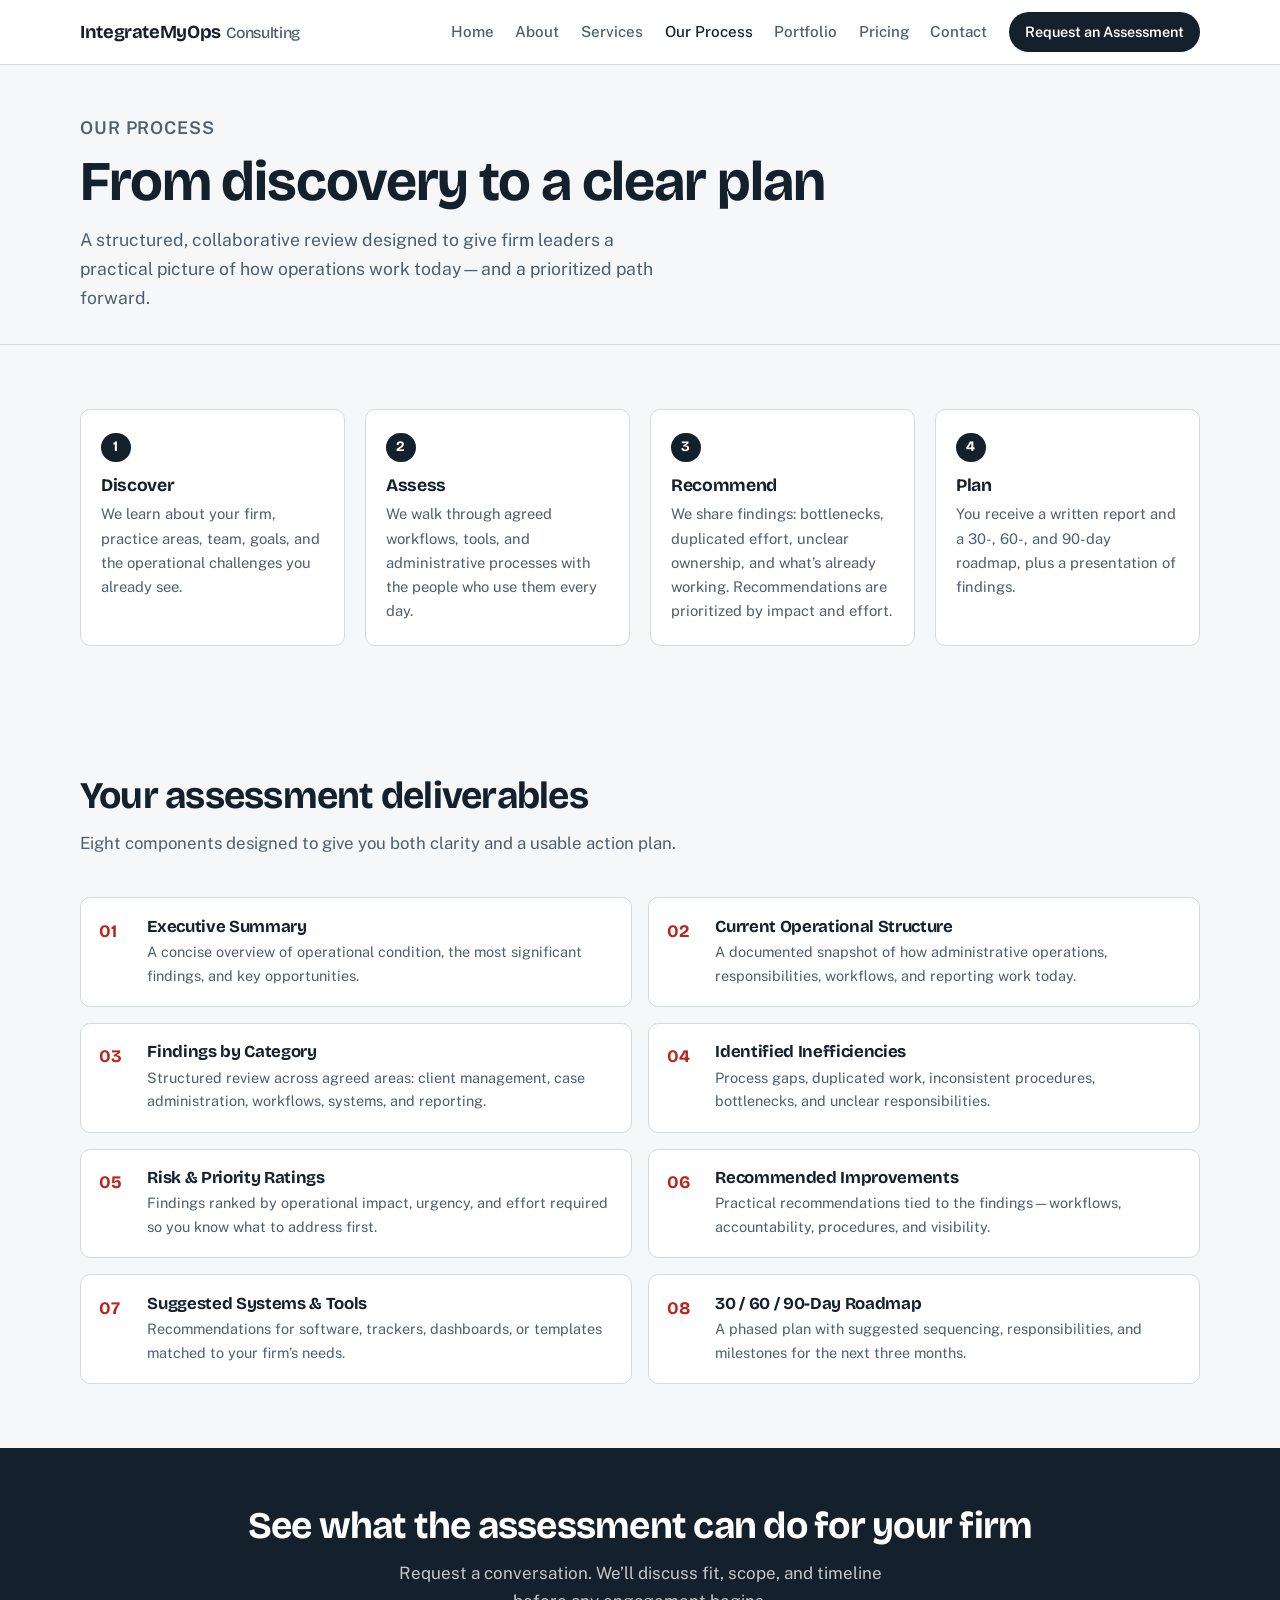
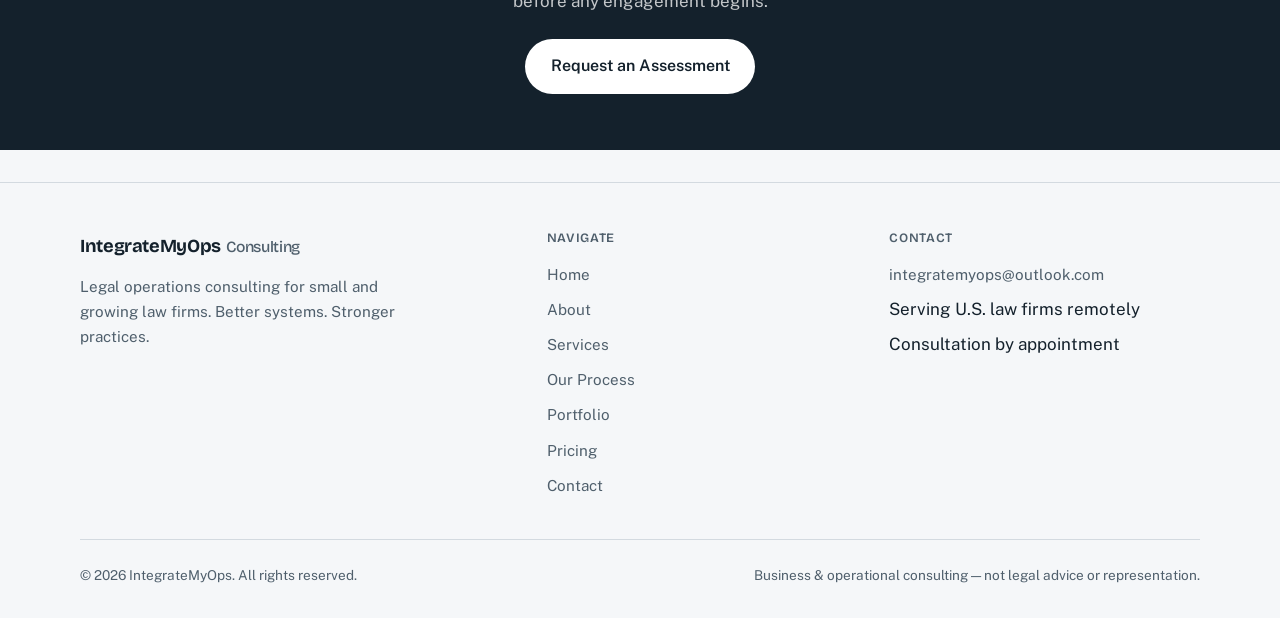
<file: process.html>
<!DOCTYPE html>
<html lang="en">
<head>
  <meta charset="utf-8">
  <meta name="viewport" content="width=device-width, initial-scale=1">
  <title>Our Process | IntegrateMyOps</title>
  <meta name="description" content="How the IntegrateMyOps Legal Operations Assessment works: Discover, Assess, Recommend, and Plan — ending with a practical 30/60/90-day roadmap.">
  <link rel="preconnect" href="https://fonts.googleapis.com">
  <link rel="preconnect" href="https://fonts.gstatic.com" crossorigin>
  <link href="https://fonts.googleapis.com/css2?family=Bricolage+Grotesque:opsz,wght@12..96,500;12..96,700&family=Public+Sans:wght@400;500;600&family=IBM+Plex+Mono:wght@400;500&display=swap" rel="stylesheet">
  <link rel="stylesheet" href="/css/styles.css">
</head>
<body>
  <header class="site-header">
    <div class="wrap">
      <a href="/" class="logo">IntegrateMyOps <span>Consulting</span></a>
      <button class="nav-toggle" aria-label="Open menu" aria-expanded="false">Menu</button>
      <nav class="nav" id="main-nav">
        <a href="/">Home</a>
        <a href="/about.html">About</a>
        <a href="/services.html">Services</a>
        <a href="/process.html" aria-current="page">Our Process</a>
        <a href="/portfolio.html">Portfolio</a>
        <a href="/pricing.html">Pricing</a>
        <a href="/contact.html">Contact</a>
        <a href="/contact.html" class="nav-cta">Request an Assessment</a>
      </nav>
    </div>
  </header>
  <main>
    <div class="page-header">
      <div class="wrap">
        <p class="section-label">Our process</p>
        <h1>From discovery to a clear plan</h1>
        <p>A structured, collaborative review designed to give firm leaders a practical picture of how operations work today—and a prioritized path forward.</p>
      </div>
    </div>
    <section>
      <div class="wrap">
        <div class="steps">
          <div class="step"><h3>Discover</h3><p>We learn about your firm, practice areas, team, goals, and the operational challenges you already see.</p></div>
          <div class="step"><h3>Assess</h3><p>We walk through agreed workflows, tools, and administrative processes with the people who use them every day.</p></div>
          <div class="step"><h3>Recommend</h3><p>We share findings: bottlenecks, duplicated effort, unclear ownership, and what’s already working. Recommendations are prioritized by impact and effort.</p></div>
          <div class="step"><h3>Plan</h3><p>You receive a written report and a 30-, 60-, and 90-day roadmap, plus a presentation of findings.</p></div>
        </div>
      </div>
    </section>
    <section>
      <div class="wrap">
        <div class="section-head">
          <h2>Your assessment deliverables</h2>
          <p>Eight components designed to give you both clarity and a usable action plan.</p>
        </div>
        <div class="deliverables">
          <div class="deliverable"><span class="num">01</span><div><h3>Executive Summary</h3><p>A concise overview of operational condition, the most significant findings, and key opportunities.</p></div></div>
          <div class="deliverable"><span class="num">02</span><div><h3>Current Operational Structure</h3><p>A documented snapshot of how administrative operations, responsibilities, workflows, and reporting work today.</p></div></div>
          <div class="deliverable"><span class="num">03</span><div><h3>Findings by Category</h3><p>Structured review across agreed areas: client management, case administration, workflows, systems, and reporting.</p></div></div>
          <div class="deliverable"><span class="num">04</span><div><h3>Identified Inefficiencies</h3><p>Process gaps, duplicated work, inconsistent procedures, bottlenecks, and unclear responsibilities.</p></div></div>
          <div class="deliverable"><span class="num">05</span><div><h3>Risk &amp; Priority Ratings</h3><p>Findings ranked by operational impact, urgency, and effort required so you know what to address first.</p></div></div>
          <div class="deliverable"><span class="num">06</span><div><h3>Recommended Improvements</h3><p>Practical recommendations tied to the findings—workflows, accountability, procedures, and visibility.</p></div></div>
          <div class="deliverable"><span class="num">07</span><div><h3>Suggested Systems &amp; Tools</h3><p>Recommendations for software, trackers, dashboards, or templates matched to your firm’s needs.</p></div></div>
          <div class="deliverable"><span class="num">08</span><div><h3>30 / 60 / 90-Day Roadmap</h3><p>A phased plan with suggested sequencing, responsibilities, and milestones for the next three months.</p></div></div>
        </div>
      </div>
    </section>
    <section class="cta-band">
      <div class="wrap">
        <h2>See what the assessment can do for your firm</h2>
        <p>Request a conversation. We’ll discuss fit, scope, and timeline before any engagement begins.</p>
        <a href="/contact.html" class="btn btn-primary btn-lg">Request an Assessment</a>
      </div>
    </section>
  </main>
  <footer class="site-footer">
    <div class="wrap">
      <div class="footer-grid">
        <div class="footer-brand">
          <a href="/" class="logo">IntegrateMyOps <span>Consulting</span></a>
          <p>Legal operations consulting for small and growing law firms. Better systems. Stronger practices.</p>
        </div>
        <div class="footer-col">
          <h4>Navigate</h4>
          <ul>
            <li><a href="/">Home</a></li>
            <li><a href="/about.html">About</a></li>
            <li><a href="/services.html">Services</a></li>
            <li><a href="/process.html">Our Process</a></li>
            <li><a href="/portfolio.html">Portfolio</a></li>
            <li><a href="/pricing.html">Pricing</a></li>
            <li><a href="/contact.html">Contact</a></li>
          </ul>
        </div>
        <div class="footer-col">
          <h4>Contact</h4>
          <ul>
            <li><a href="mailto:integratemyops@outlook.com">integratemyops@outlook.com</a></li>
            <li>Serving U.S. law firms remotely</li>
            <li>Consultation by appointment</li>
          </ul>
        </div>
      </div>
      <div class="footer-bottom">
        <span>© 2026 IntegrateMyOps. All rights reserved.</span>
        <span>Business &amp; operational consulting — not legal advice or representation.</span>
      </div>
    </div>
  </footer>
  <script src="/js/main.js"></script>
</body>
</html>
</file>
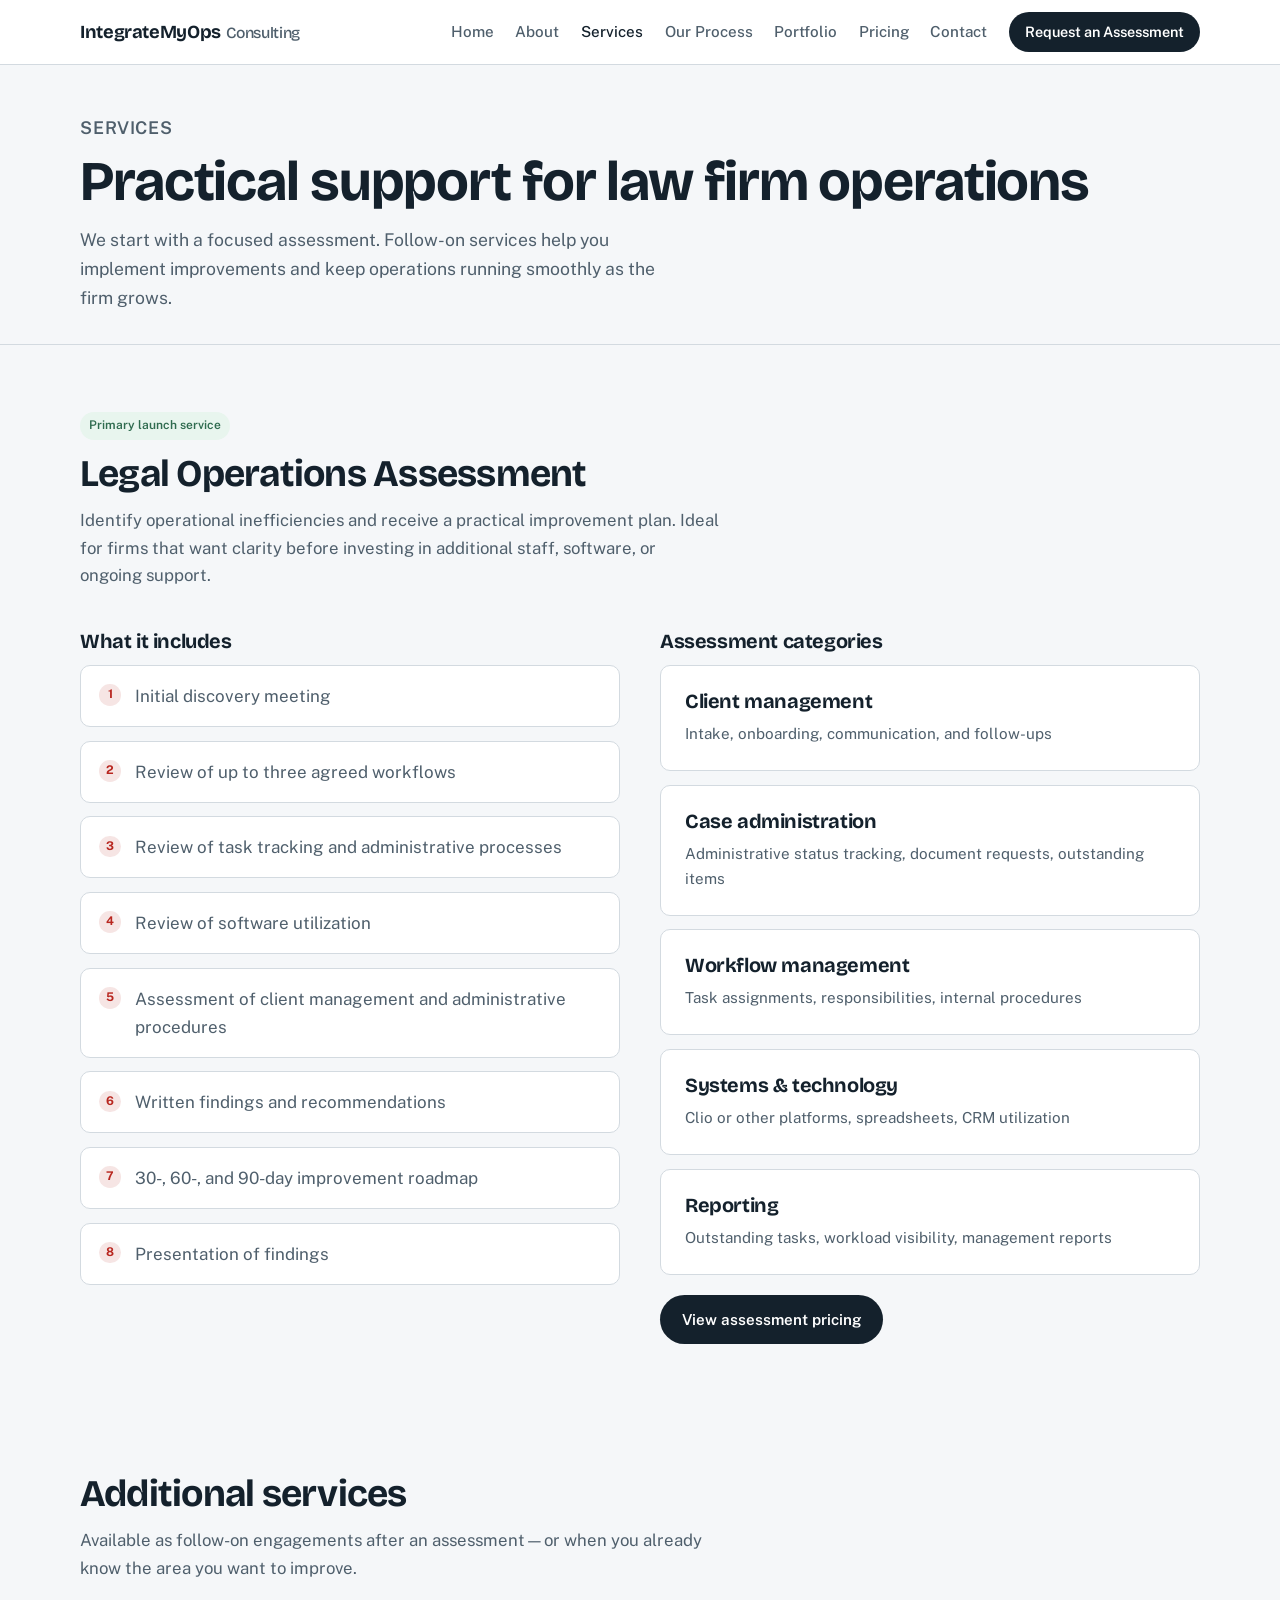
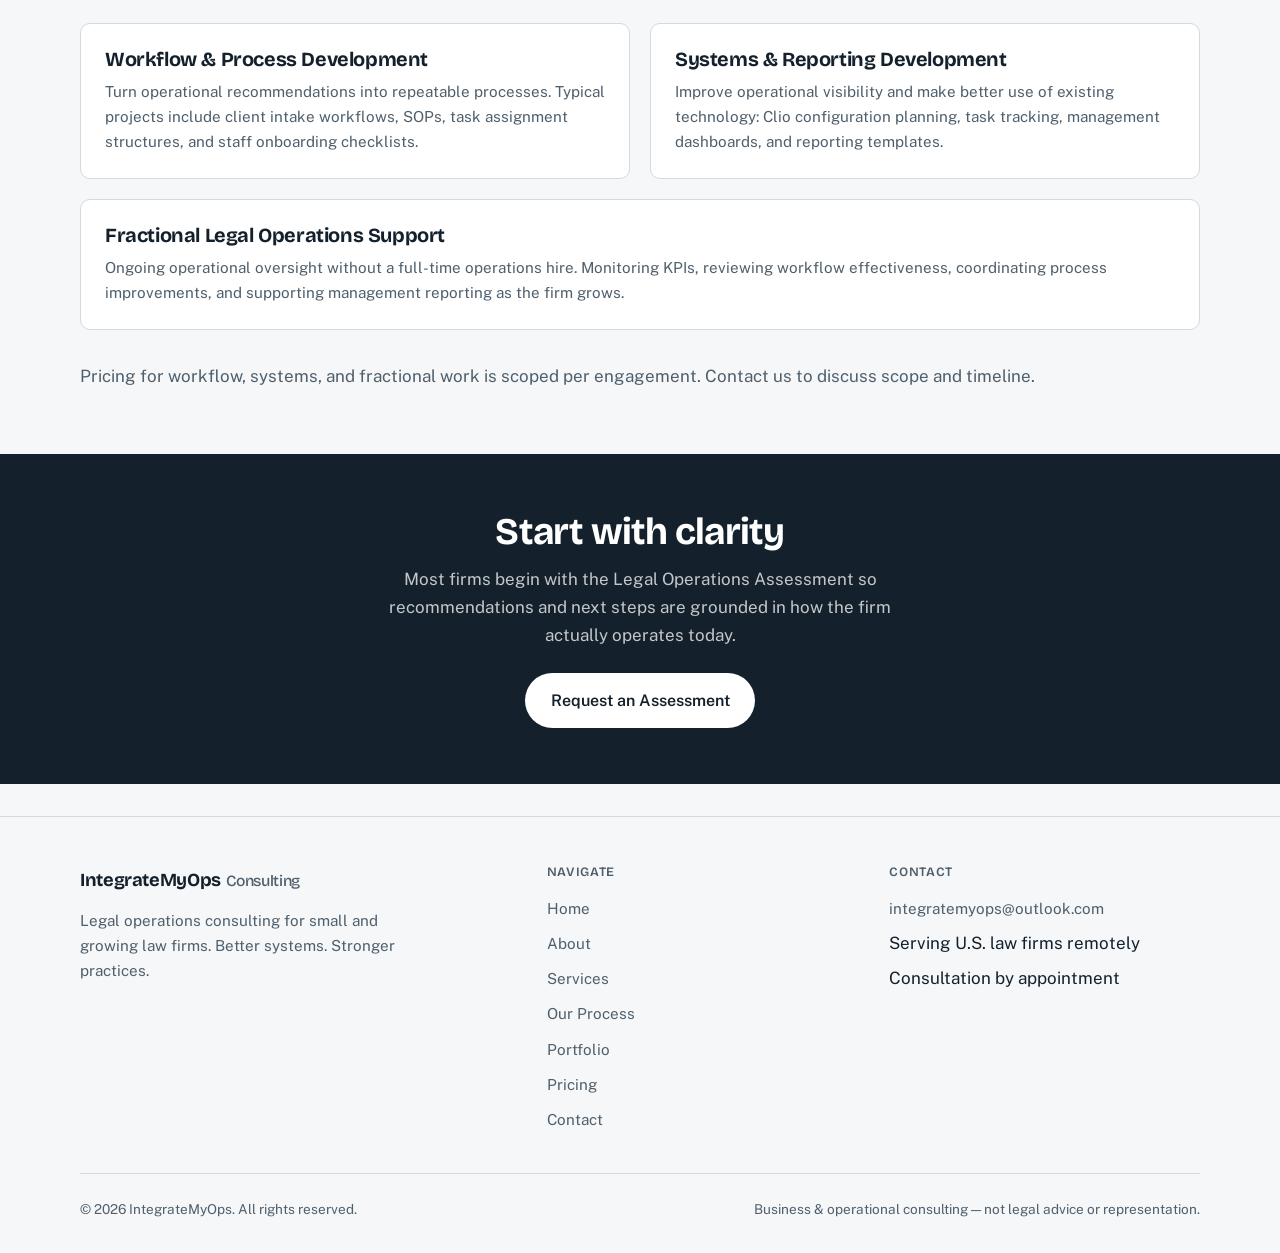
<file: services.html>
<!DOCTYPE html>
<html lang="en">
<head>
  <meta charset="utf-8">
  <meta name="viewport" content="width=device-width, initial-scale=1">
  <title>Services | IntegrateMyOps</title>
  <meta name="description" content="Legal Operations Assessment, workflow development, systems & reporting, and fractional operations support for small and growing law firms.">
  <link rel="preconnect" href="https://fonts.googleapis.com">
  <link rel="preconnect" href="https://fonts.gstatic.com" crossorigin>
  <link href="https://fonts.googleapis.com/css2?family=Bricolage+Grotesque:opsz,wght@12..96,500;12..96,700&family=Public+Sans:wght@400;500;600&family=IBM+Plex+Mono:wght@400;500&display=swap" rel="stylesheet">
  <link rel="stylesheet" href="/css/styles.css">
</head>
<body>
  <header class="site-header">
    <div class="wrap">
      <a href="/" class="logo">IntegrateMyOps <span>Consulting</span></a>
      <button class="nav-toggle" aria-label="Open menu" aria-expanded="false">Menu</button>
      <nav class="nav" id="main-nav">
        <a href="/">Home</a>
        <a href="/about.html">About</a>
        <a href="/services.html" aria-current="page">Services</a>
        <a href="/process.html">Our Process</a>
        <a href="/portfolio.html">Portfolio</a>
        <a href="/pricing.html">Pricing</a>
        <a href="/contact.html">Contact</a>
        <a href="/contact.html" class="nav-cta">Request an Assessment</a>
      </nav>
    </div>
  </header>
  <main>
    <div class="page-header">
      <div class="wrap">
        <p class="section-label">Services</p>
        <h1>Practical support for law firm operations</h1>
        <p>We start with a focused assessment. Follow-on services help you implement improvements and keep operations running smoothly as the firm grows.</p>
      </div>
    </div>
    <section id="assessment">
      <div class="wrap">
        <div class="section-head">
          <span class="badge">Primary launch service</span>
          <h2 style="margin-top:0.75rem">Legal Operations Assessment</h2>
          <p>Identify operational inefficiencies and receive a practical improvement plan. Ideal for firms that want clarity before investing in additional staff, software, or ongoing support.</p>
        </div>
        <div class="two-col">
          <div>
            <h3 style="margin-bottom:0.75rem">What it includes</h3>
            <ul class="problem-list">
              <li><span class="mark">1</span><span>Initial discovery meeting</span></li>
              <li><span class="mark">2</span><span>Review of up to three agreed workflows</span></li>
              <li><span class="mark">3</span><span>Review of task tracking and administrative processes</span></li>
              <li><span class="mark">4</span><span>Review of software utilization</span></li>
              <li><span class="mark">5</span><span>Assessment of client management and administrative procedures</span></li>
              <li><span class="mark">6</span><span>Written findings and recommendations</span></li>
              <li><span class="mark">7</span><span>30-, 60-, and 90-day improvement roadmap</span></li>
              <li><span class="mark">8</span><span>Presentation of findings</span></li>
            </ul>
          </div>
          <div>
            <h3 style="margin-bottom:0.75rem">Assessment categories</h3>
            <div class="cards" style="gap:0.85rem">
              <div class="card"><h3>Client management</h3><p>Intake, onboarding, communication, and follow-ups</p></div>
              <div class="card"><h3>Case administration</h3><p>Administrative status tracking, document requests, outstanding items</p></div>
              <div class="card"><h3>Workflow management</h3><p>Task assignments, responsibilities, internal procedures</p></div>
              <div class="card"><h3>Systems &amp; technology</h3><p>Clio or other platforms, spreadsheets, CRM utilization</p></div>
              <div class="card"><h3>Reporting</h3><p>Outstanding tasks, workload visibility, management reports</p></div>
            </div>
            <p style="margin-top:1.25rem"><a href="/pricing.html" class="btn btn-primary">View assessment pricing</a></p>
          </div>
        </div>
      </div>
    </section>
    <section>
      <div class="wrap">
        <div class="section-head">
          <h2>Additional services</h2>
          <p>Available as follow-on engagements after an assessment—or when you already know the area you want to improve.</p>
        </div>
        <div class="cards cols-2">
          <div class="card">
            <h3>Workflow &amp; Process Development</h3>
            <p>Turn operational recommendations into repeatable processes. Typical projects include client intake workflows, SOPs, task assignment structures, and staff onboarding checklists.</p>
          </div>
          <div class="card">
            <h3>Systems &amp; Reporting Development</h3>
            <p>Improve operational visibility and make better use of existing technology: Clio configuration planning, task tracking, management dashboards, and reporting templates.</p>
          </div>
          <div class="card" style="grid-column:1 / -1">
            <h3>Fractional Legal Operations Support</h3>
            <p>Ongoing operational oversight without a full-time operations hire. Monitoring KPIs, reviewing workflow effectiveness, coordinating process improvements, and supporting management reporting as the firm grows.</p>
          </div>
        </div>
        <p class="mt-2 muted">Pricing for workflow, systems, and fractional work is scoped per engagement. Contact us to discuss scope and timeline.</p>
      </div>
    </section>
    <section class="cta-band">
      <div class="wrap">
        <h2>Start with clarity</h2>
        <p>Most firms begin with the Legal Operations Assessment so recommendations and next steps are grounded in how the firm actually operates today.</p>
        <a href="/contact.html" class="btn btn-primary btn-lg">Request an Assessment</a>
      </div>
    </section>
  </main>
  <footer class="site-footer">
    <div class="wrap">
      <div class="footer-grid">
        <div class="footer-brand">
          <a href="/" class="logo">IntegrateMyOps <span>Consulting</span></a>
          <p>Legal operations consulting for small and growing law firms. Better systems. Stronger practices.</p>
        </div>
        <div class="footer-col">
          <h4>Navigate</h4>
          <ul>
            <li><a href="/">Home</a></li>
            <li><a href="/about.html">About</a></li>
            <li><a href="/services.html">Services</a></li>
            <li><a href="/process.html">Our Process</a></li>
            <li><a href="/portfolio.html">Portfolio</a></li>
            <li><a href="/pricing.html">Pricing</a></li>
            <li><a href="/contact.html">Contact</a></li>
          </ul>
        </div>
        <div class="footer-col">
          <h4>Contact</h4>
          <ul>
            <li><a href="mailto:integratemyops@outlook.com">integratemyops@outlook.com</a></li>
            <li>Serving U.S. law firms remotely</li>
            <li>Consultation by appointment</li>
          </ul>
        </div>
      </div>
      <div class="footer-bottom">
        <span>© 2026 IntegrateMyOps. All rights reserved.</span>
        <span>Business &amp; operational consulting — not legal advice or representation.</span>
      </div>
    </div>
  </footer>
  <script src="/js/main.js"></script>
</body>
</html>
</file>
<file: css/styles.css>
/* IntegrateMyOps — Legal Operations Consulting
   Clean, professional, modern system */

:root {
  --bg: #F5F7F9;
  --surface: #FFFFFF;
  --ink: #14212C;
  --muted: #4F5F6C;
  --line: #D3DAE0;
  --accent: #B8261F;
  --accent-soft: #FBE7A1;
  --ok: #2F6B4F;
  --ok-soft: #E8F5EE;
  --font-display: "Bricolage Grotesque", "Helvetica Neue", Arial, sans-serif;
  --font-body: "Public Sans", "Helvetica Neue", Arial, sans-serif;
  --font-mono: "IBM Plex Mono", ui-monospace, Menlo, Consolas, monospace;
  --radius: 10px;
  --shadow: 0 1px 3px rgba(20, 33, 44, 0.06), 0 8px 24px rgba(20, 33, 44, 0.04);
  --max: 1120px;
  color-scheme: light;
}

@media (prefers-color-scheme: dark) {
  :root:not([data-theme="light"]) {
    --bg: #0F1820;
    --surface: #16222D;
    --ink: #E8EDF1;
    --muted: #A3B1BC;
    --line: #2B3A47;
    --accent: #FF7A70;
    --accent-soft: #5A4A12;
    --ok: #7CCBA2;
    --ok-soft: #1A2E26;
    color-scheme: dark;
  }
}

*, *::before, *::after { box-sizing: border-box; }
html { scroll-behavior: smooth; }
body {
  margin: 0;
  background: var(--bg);
  color: var(--ink);
  font-family: var(--font-body);
  font-size: 1.0625rem;
  line-height: 1.65;
  -webkit-font-smoothing: antialiased;
}
h1, h2, h3, h4 {
  font-family: var(--font-display);
  line-height: 1.15;
  margin: 0;
  text-wrap: balance;
  letter-spacing: -0.02em;
  font-weight: 700;
}
h1 { font-size: clamp(2.25rem, 5vw, 3.5rem); }
h2 { font-size: clamp(1.75rem, 3.5vw, 2.35rem); }
h3 { font-size: 1.25rem; }
p { margin: 0; }
a { color: inherit; text-decoration: none; }
img { max-width: 100%; height: auto; display: block; }
:focus-visible {
  outline: 3px solid var(--accent);
  outline-offset: 3px;
  border-radius: 2px;
}

.wrap {
  width: min(100% - 2rem, var(--max));
  margin-inline: auto;
}

/* ========== Header / Nav ========== */
.site-header {
  position: sticky;
  top: 0;
  z-index: 50;
  background: color-mix(in srgb, var(--surface) 92%, transparent);
  backdrop-filter: blur(12px);
  border-bottom: 1px solid var(--line);
}
.site-header .wrap {
  display: flex;
  align-items: center;
  justify-content: space-between;
  gap: 1rem;
  min-height: 4rem;
  padding-block: 0.5rem;
}
.logo {
  font-family: var(--font-display);
  font-weight: 700;
  font-size: 1.15rem;
  letter-spacing: -0.02em;
  display: flex;
  align-items: baseline;
  gap: 0.35rem;
}
.logo span { color: var(--muted); font-weight: 500; font-size: 0.85em; }
.nav {
  display: flex;
  align-items: center;
  gap: 0.15rem 1.35rem;
  flex-wrap: wrap;
}
.nav a {
  font-size: 0.95rem;
  font-weight: 500;
  color: var(--muted);
  padding: 0.35rem 0;
  transition: color 0.15s;
}
.nav a:hover,
.nav a[aria-current="page"] { color: var(--ink); }
.nav-cta {
  display: inline-flex;
  align-items: center;
  background: var(--ink);
  color: var(--surface) !important;
  padding: 0.5rem 1rem !important;
  border-radius: 999px;
  font-size: 0.9rem !important;
  font-weight: 600 !important;
  transition: opacity 0.15s, transform 0.15s;
}
.nav-cta:hover { opacity: 0.9; transform: translateY(-1px); }

.nav-toggle {
  display: none;
  background: none;
  border: 1px solid var(--line);
  border-radius: 8px;
  padding: 0.45rem 0.65rem;
  cursor: pointer;
  color: var(--ink);
}
@media (max-width: 860px) {
  .nav-toggle { display: block; }
  .nav {
    display: none;
    position: absolute;
    top: 100%;
    left: 0;
    right: 0;
    background: var(--surface);
    border-bottom: 1px solid var(--line);
    flex-direction: column;
    align-items: stretch;
    padding: 1rem 1.25rem 1.25rem;
    gap: 0.25rem;
  }
  .nav.open { display: flex; }
  .nav a { padding: 0.65rem 0.25rem; }
  .nav-cta { justify-content: center; margin-top: 0.5rem; }
}

/* ========== Buttons ========== */
.btn {
  display: inline-flex;
  align-items: center;
  justify-content: center;
  gap: 0.4rem;
  font-family: var(--font-body);
  font-weight: 600;
  font-size: 0.95rem;
  padding: 0.75rem 1.35rem;
  border-radius: 999px;
  border: none;
  cursor: pointer;
  transition: opacity 0.15s, transform 0.15s, background 0.15s;
  text-decoration: none;
}
.btn:hover { opacity: 0.92; transform: translateY(-1px); }
.btn-primary {
  background: var(--ink);
  color: var(--surface);
}
.btn-secondary {
  background: transparent;
  color: var(--ink);
  border: 1.5px solid var(--line);
}
.btn-accent {
  background: var(--accent);
  color: #fff;
}
.btn-lg { padding: 0.9rem 1.6rem; font-size: 1rem; }

/* ========== Hero ========== */
.hero {
  padding: 4.5rem 0 3.5rem;
}
.hero-grid {
  display: grid;
  gap: 2.5rem;
  align-items: center;
}
@media (min-width: 900px) {
  .hero-grid { grid-template-columns: 1.15fr 0.85fr; gap: 3rem; }
}
.eyebrow {
  display: inline-block;
  font-size: 0.8rem;
  font-weight: 600;
  letter-spacing: 0.06em;
  text-transform: uppercase;
  color: var(--accent);
  margin-bottom: 1rem;
}
.hero h1 { margin-bottom: 1.15rem; }
.hero-lead {
  font-size: 1.15rem;
  color: var(--muted);
  max-width: 36rem;
  margin-bottom: 1.75rem;
}
.hero-actions {
  display: flex;
  flex-wrap: wrap;
  gap: 0.75rem;
  margin-bottom: 2rem;
}
.hero-note {
  font-size: 0.9rem;
  color: var(--muted);
}
.hero-card {
  background: var(--surface);
  border: 1px solid var(--line);
  border-radius: calc(var(--radius) + 4px);
  padding: 1.5rem;
  box-shadow: var(--shadow);
}
.hero-card h3 {
  font-size: 1.05rem;
  margin-bottom: 1rem;
  padding-bottom: 0.75rem;
  border-bottom: 1px solid var(--line);
}
.hero-card ul {
  list-style: none;
  margin: 0;
  padding: 0;
  display: grid;
  gap: 0.65rem;
}
.hero-card li {
  display: flex;
  gap: 0.65rem;
  font-size: 0.95rem;
  color: var(--muted);
}
.hero-card li::before {
  content: "";
  width: 8px;
  height: 8px;
  border-radius: 50%;
  background: var(--ok);
  margin-top: 0.45rem;
  flex-shrink: 0;
}

/* ========== Sections ========== */
section { padding: 4rem 0; }
.section-head {
  max-width: 40rem;
  margin-bottom: 2.5rem;
}
.section-head p {
  color: var(--muted);
  margin-top: 0.75rem;
  font-size: 1.05rem;
}
.section-label {
  font-size: 0.8rem;
  font-weight: 600;
  letter-spacing: 0.05em;
  text-transform: uppercase;
  color: var(--accent);
  margin-bottom: 0.5rem;
}

/* ========== Cards grid ========== */
.cards {
  display: grid;
  gap: 1.25rem;
}
@media (min-width: 640px) {
  .cards.cols-2 { grid-template-columns: repeat(2, 1fr); }
  .cards.cols-3 { grid-template-columns: repeat(3, 1fr); }
  .cards.cols-4 { grid-template-columns: repeat(2, 1fr); }
}
@media (min-width: 900px) {
  .cards.cols-4 { grid-template-columns: repeat(4, 1fr); }
}
.card {
  background: var(--surface);
  border: 1px solid var(--line);
  border-radius: var(--radius);
  padding: 1.5rem;
  transition: border-color 0.15s, box-shadow 0.15s;
}
.card:hover {
  border-color: color-mix(in srgb, var(--ink) 25%, var(--line));
  box-shadow: var(--shadow);
}
.card-icon {
  width: 2.25rem;
  height: 2.25rem;
  border-radius: 8px;
  background: var(--ok-soft);
  color: var(--ok);
  display: grid;
  place-items: center;
  font-weight: 700;
  font-size: 0.95rem;
  margin-bottom: 1rem;
}
.card h3 { margin-bottom: 0.5rem; }
.card p { color: var(--muted); font-size: 0.95rem; }

/* ========== Problem list ========== */
.problem-list {
  list-style: none;
  margin: 0;
  padding: 0;
  display: grid;
  gap: 0.85rem;
}
.problem-list li {
  display: flex;
  gap: 0.85rem;
  padding: 1rem 1.15rem;
  background: var(--surface);
  border: 1px solid var(--line);
  border-radius: var(--radius);
  color: var(--muted);
}
.problem-list li strong { color: var(--ink); }
.problem-list .mark {
  flex-shrink: 0;
  width: 1.35rem;
  height: 1.35rem;
  border-radius: 50%;
  background: color-mix(in srgb, var(--accent) 12%, transparent);
  color: var(--accent);
  display: grid;
  place-items: center;
  font-size: 0.75rem;
  font-weight: 700;
  margin-top: 0.15rem;
}

/* ========== Steps ========== */
.steps {
  display: grid;
  gap: 1.25rem;
  counter-reset: step;
}
@media (min-width: 700px) {
  .steps { grid-template-columns: repeat(4, 1fr); }
}
.step {
  position: relative;
  background: var(--surface);
  border: 1px solid var(--line);
  border-radius: var(--radius);
  padding: 1.35rem 1.25rem 1.35rem;
}
.step::before {
  counter-increment: step;
  content: counter(step);
  display: inline-flex;
  align-items: center;
  justify-content: center;
  width: 1.85rem;
  height: 1.85rem;
  border-radius: 50%;
  background: var(--ink);
  color: var(--surface);
  font-family: var(--font-display);
  font-weight: 700;
  font-size: 0.9rem;
  margin-bottom: 0.85rem;
}
.step h3 { margin-bottom: 0.4rem; font-size: 1.1rem; }
.step p { color: var(--muted); font-size: 0.92rem; }

/* ========== Pricing highlight ========== */
.price-block {
  background: var(--surface);
  border: 1px solid var(--line);
  border-radius: calc(var(--radius) + 4px);
  padding: 2rem;
  box-shadow: var(--shadow);
  max-width: 28rem;
}
.price-block .tag {
  display: inline-block;
  font-size: 0.75rem;
  font-weight: 600;
  letter-spacing: 0.04em;
  text-transform: uppercase;
  background: var(--accent-soft);
  color: var(--ink);
  padding: 0.3rem 0.65rem;
  border-radius: 999px;
  margin-bottom: 1rem;
}
.price-amount {
  font-family: var(--font-display);
  font-size: 2.75rem;
  font-weight: 700;
  letter-spacing: -0.03em;
  line-height: 1;
  margin-bottom: 0.35rem;
}
.price-amount span { font-size: 1rem; font-weight: 500; color: var(--muted); }
.price-block .desc { color: var(--muted); margin-bottom: 1.25rem; }
.price-block ul {
  list-style: none;
  margin: 0 0 1.5rem;
  padding: 0;
  display: grid;
  gap: 0.5rem;
}
.price-block li {
  display: flex;
  gap: 0.55rem;
  font-size: 0.95rem;
  color: var(--muted);
}
.price-block li::before {
  content: "✓";
  color: var(--ok);
  font-weight: 700;
  flex-shrink: 0;
}

/* ========== Portfolio cards ========== */
.portfolio-card {
  background: var(--surface);
  border: 1px solid var(--line);
  border-radius: var(--radius);
  overflow: hidden;
  display: flex;
  flex-direction: column;
}
.portfolio-card .preview {
  aspect-ratio: 16/10;
  background: linear-gradient(145deg, #e8eef3 0%, #d4dde6 100%);
  display: grid;
  place-items: center;
  color: var(--muted);
  font-size: 0.9rem;
  font-weight: 500;
  border-bottom: 1px solid var(--line);
}
.portfolio-card .body { padding: 1.35rem; flex: 1; display: flex; flex-direction: column; }
.portfolio-card h3 { margin-bottom: 0.4rem; }
.portfolio-card p { color: var(--muted); font-size: 0.95rem; flex: 1; }
.portfolio-card .meta {
  margin-top: 1rem;
  font-size: 0.85rem;
  color: var(--muted);
  font-weight: 500;
}

/* ========== Deliverables ========== */
.deliverables {
  display: grid;
  gap: 1rem;
}
@media (min-width: 700px) {
  .deliverables { grid-template-columns: 1fr 1fr; }
}
.deliverable {
  display: flex;
  gap: 1rem;
  padding: 1.15rem;
  background: var(--surface);
  border: 1px solid var(--line);
  border-radius: var(--radius);
}
.deliverable .num {
  font-family: var(--font-display);
  font-weight: 700;
  font-size: 1.1rem;
  color: var(--accent);
  flex-shrink: 0;
  width: 2rem;
}
.deliverable h3 { font-size: 1.05rem; margin-bottom: 0.25rem; }
.deliverable p { color: var(--muted); font-size: 0.9rem; }

/* ========== About experience ========== */
.exp-grid {
  display: grid;
  gap: 1.25rem;
}
@media (min-width: 700px) {
  .exp-grid { grid-template-columns: 1fr 1fr; }
}
.exp-item {
  background: var(--surface);
  border: 1px solid var(--line);
  border-radius: var(--radius);
  padding: 1.35rem;
}
.exp-item h3 { font-size: 1.05rem; margin-bottom: 0.5rem; }
.exp-item p, .exp-item ul { color: var(--muted); font-size: 0.95rem; }
.exp-item ul { margin: 0.5rem 0 0; padding-left: 1.1rem; }

/* ========== Form ========== */
.form {
  display: grid;
  gap: 1rem;
  max-width: 32rem;
}
.form-row {
  display: grid;
  gap: 1rem;
}
@media (min-width: 560px) {
  .form-row.two { grid-template-columns: 1fr 1fr; }
}
label {
  display: grid;
  gap: 0.35rem;
  font-size: 0.9rem;
  font-weight: 500;
}
input, select, textarea {
  font: inherit;
  padding: 0.7rem 0.9rem;
  border: 1.5px solid var(--line);
  border-radius: 8px;
  background: var(--surface);
  color: var(--ink);
  width: 100%;
}
input:focus, select:focus, textarea:focus {
  outline: none;
  border-color: var(--ink);
}
textarea { min-height: 120px; resize: vertical; }
.form-note {
  font-size: 0.85rem;
  color: var(--muted);
}

/* ========== CTA band ========== */
.cta-band {
  background: var(--ink);
  color: var(--surface);
  padding: 3.5rem 0;
  text-align: center;
}
.cta-band h2 { color: inherit; margin-bottom: 0.75rem; }
.cta-band p {
  color: color-mix(in srgb, var(--surface) 75%, transparent);
  max-width: 32rem;
  margin: 0 auto 1.5rem;
}
.cta-band .btn-primary {
  background: var(--surface);
  color: var(--ink);
}

/* ========== Footer ========== */
.site-footer {
  border-top: 1px solid var(--line);
  padding: 3rem 0 2rem;
  margin-top: 2rem;
}
.footer-grid {
  display: grid;
  gap: 2rem;
  margin-bottom: 2.5rem;
}
@media (min-width: 700px) {
  .footer-grid {
    grid-template-columns: 1.4fr 1fr 1fr;
  }
}
.footer-brand .logo { margin-bottom: 0.75rem; }
.footer-brand p { color: var(--muted); font-size: 0.95rem; max-width: 22rem; }
.footer-col h4 {
  font-size: 0.8rem;
  text-transform: uppercase;
  letter-spacing: 0.05em;
  color: var(--muted);
  margin-bottom: 0.85rem;
  font-weight: 600;
}
.footer-col ul {
  list-style: none;
  margin: 0;
  padding: 0;
  display: grid;
  gap: 0.45rem;
}
.footer-col a {
  color: var(--muted);
  font-size: 0.95rem;
}
.footer-col a:hover { color: var(--ink); }
.footer-bottom {
  display: flex;
  flex-wrap: wrap;
  justify-content: space-between;
  gap: 0.75rem;
  padding-top: 1.5rem;
  border-top: 1px solid var(--line);
  font-size: 0.85rem;
  color: var(--muted);
}
.footer-bottom a:hover { color: var(--ink); }

/* ========== Page header (inner pages) ========== */
.page-header {
  padding: 3rem 0 2rem;
  border-bottom: 1px solid var(--line);
  margin-bottom: 0;
}
.page-header h1 { margin-bottom: 0.65rem; }
.page-header p {
  color: var(--muted);
  font-size: 1.1rem;
  max-width: 36rem;
}

/* ========== Misc ========== */
.prose { max-width: 40rem; }
.prose p + p { margin-top: 1rem; }
.prose ul { margin: 1rem 0; padding-left: 1.25rem; color: var(--muted); }
.prose li + li { margin-top: 0.35rem; }
.muted { color: var(--muted); }
.mt-2 { margin-top: 2rem; }
.mt-3 { margin-top: 3rem; }
.mb-2 { margin-bottom: 2rem; }
.text-center { text-align: center; }
.two-col {
  display: grid;
  gap: 2.5rem;
}
@media (min-width: 800px) {
  .two-col { grid-template-columns: 1fr 1fr; align-items: start; }
}
.table-wrap { overflow-x: auto; }
table {
  width: 100%;
  border-collapse: collapse;
  font-size: 0.95rem;
}
th, td {
  text-align: left;
  padding: 0.75rem 1rem;
  border-bottom: 1px solid var(--line);
}
th {
  font-weight: 600;
  background: var(--surface);
  font-size: 0.85rem;
  text-transform: uppercase;
  letter-spacing: 0.03em;
  color: var(--muted);
}
td { color: var(--muted); }
td:first-child { color: var(--ink); font-weight: 500; }

.badge {
  display: inline-block;
  font-size: 0.75rem;
  font-weight: 600;
  padding: 0.25rem 0.55rem;
  border-radius: 999px;
  background: var(--ok-soft);
  color: var(--ok);
}

.disclaimer {
  font-size: 0.9rem;
  color: var(--muted);
  background: var(--surface);
  border: 1px solid var(--line);
  border-radius: var(--radius);
  padding: 1rem 1.15rem;
  margin-top: 2rem;
}
</file>
